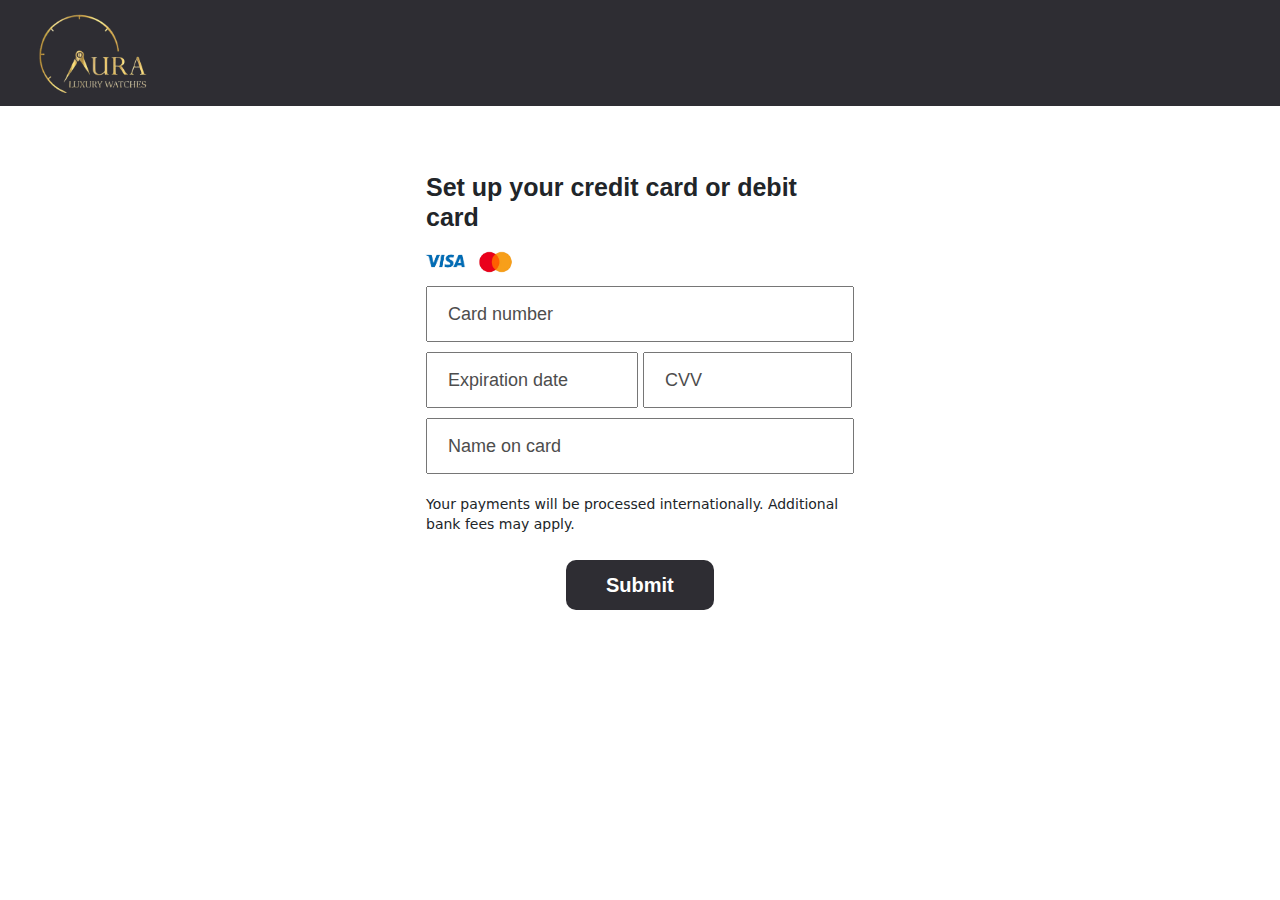
<file: buynow.html>
<!doctype html>
<html lang="en">

<head>
    <meta charset="utf-8">
    <meta name="viewport" content="width=device-width, initial-scale=1">
    <title>Aura Watches</title>
    <link href="https://cdn.jsdelivr.net/npm/bootstrap@5.3.3/dist/css/bootstrap.min.css" rel="stylesheet"
        integrity="sha384-QWTKZyjpPEjISv5WaRU9OFeRpok6YctnYmDr5pNlyT2bRjXh0JMhjY6hW+ALEwIH" crossorigin="anonymous">
    <link rel="stylesheet" href="CSS/buynow.css">
</head>

<body>

    <nav class="navbar navbar-expand-md">
        <div class="container-fluid">
            <a class="navbar-brand" href="index.html"><img src="images/without background logo.png" alt="Logo" width="160px"
                    height="80px" class="logo"></a>
            <button class="navbar-toggler" type="button" data-bs-toggle="collapse" data-bs-target="#navbarNav"
                aria-controls="navbarNav" aria-expanded="false" aria-label="Toggle navigation">
                <span class="navbar-toggler-icon"></span>
            </button>
            <div class="collapse navbar-collapse" id="navbarNav">
                <!-- <ul class="navbar-nav ms-auto">
                    <a href="" class="btn btn-sign">Sign Out</a>
                </ul> -->
            </div>
        </div>
    </nav>


    <form>
        <div class="center">
            <div class="box">
                <h1 class="heading">Set up your credit card or debit card</h1>
                <img src="images/visa_card_logo-without-background.png" alt="visa logo" class="visa-logo" width="50px"
                    height="50px" style="object-fit: cover;">
                <img src="images/master-card-logo-without-background.png" alt="master logo" class="master-logo"
                    width="40px" height="30px" style="object-fit: cover;">
                    <br>
                    <input type="text" placeholder="Card number" class="input-cardnumber">
                    <input type="text" placeholder="Expiration date" class="input-expiration">
                    <input type="text" placeholder="CVV" class="input-cvv">
                    <input type="text" placeholder="Name on card" class="input-nameoncard">
                    <p class="paragraph">Your payments will be processed internationally. Additional bank fees may apply.</p>
                    <button class="c-btn">Submit</button>
            </div>
        </div>
    </form>




    <script src="https://cdn.jsdelivr.net/npm/bootstrap@5.3.3/dist/js/bootstrap.bundle.min.js"
        integrity="sha384-YvpcrYf0tY3lHB60NNkmXc5s9fDVZLESaAA55NDzOxhy9GkcIdslK1eN7N6jIeHz"
        crossorigin="anonymous"></script>
</body>

</html>
</file>
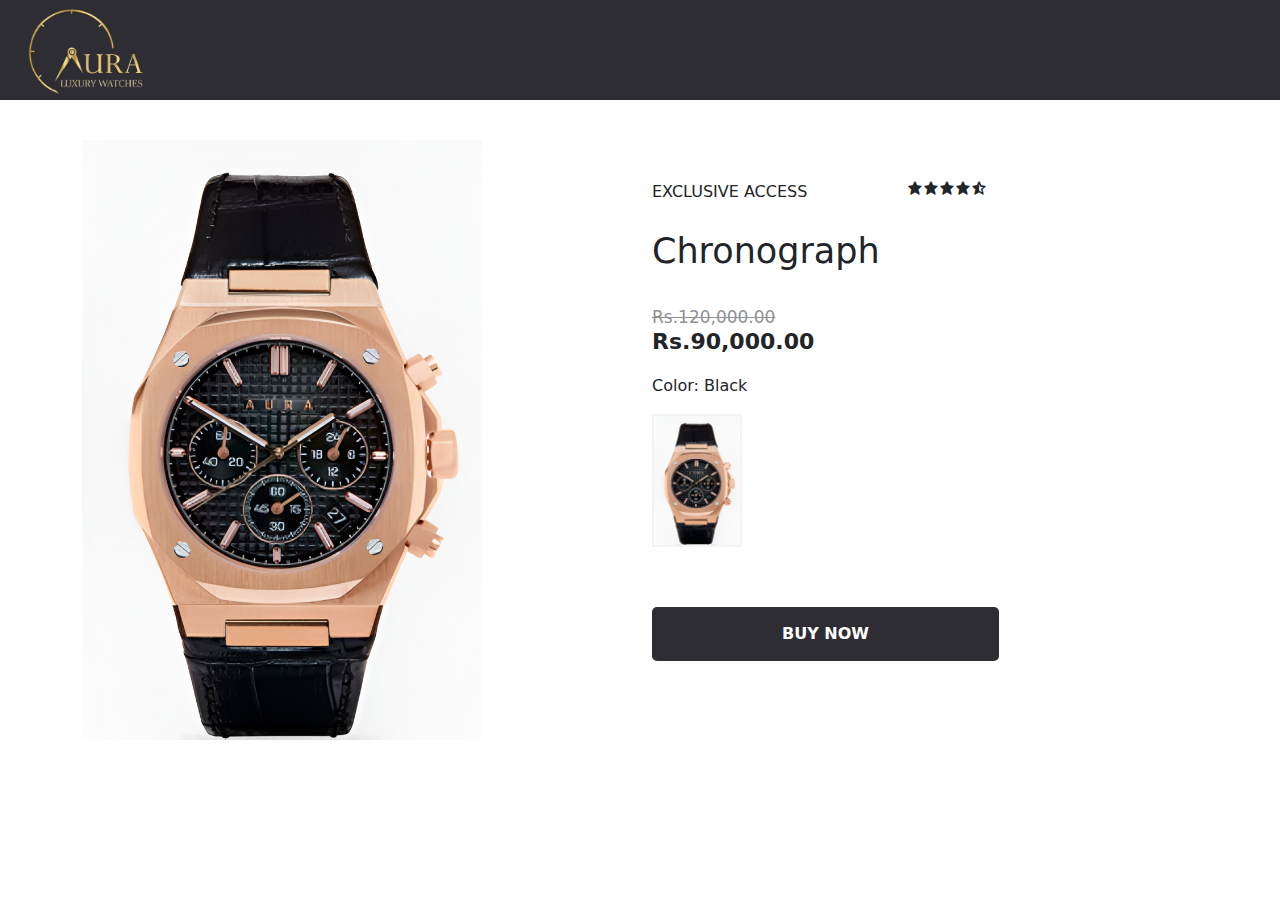
<file: buypage.html>
<!doctype html>
<html lang="en">

<head>
  <meta charset="utf-8">
  <meta name="viewport" content="width=device-width, initial-scale=1">
  <title>Bootstrap demo</title>
  <link href='https://unpkg.com/boxicons@2.1.4/css/boxicons.min.css' rel='stylesheet'>
  <link rel="stylesheet" href="https://cdnjs.cloudflare.com/ajax/libs/font-awesome/6.7.1/css/all.min.css"
    integrity="sha512-5Hs3dF2AEPkpNAR7UiOHba+lRSJNeM2ECkwxUIxC1Q/FLycGTbNapWXB4tP889k5T5Ju8fs4b1P5z/iB4nMfSQ=="
    crossorigin="anonymous" referrerpolicy="no-referrer" />
  <link href="https://cdn.jsdelivr.net/npm/bootstrap@5.3.3/dist/css/bootstrap.min.css" rel="stylesheet"
    integrity="sha384-QWTKZyjpPEjISv5WaRU9OFeRpok6YctnYmDr5pNlyT2bRjXh0JMhjY6hW+ALEwIH" crossorigin="anonymous">
  <link rel="stylesheet" href="CSS/buypage.css">
</head>

<body>


  <nav>
    <div class="logo">
      <img src="images/without background logo.png" alt="Logo">
    </div>

    <div class="search-icon ms-auto">
      <i class="fa-solid fa-magnifying-glass" data-bs-target="#exampleModal" data-bs-toggle="modal"></i>
    </div>

    <div class="modal fade" id="exampleModal" tabindex="-1" aria-labelledby="exampleModalLabel" aria-hidden="true">
      <div class="modal-dialog">
        <div class="modal-content">
          <div class="modal-header">
            <h1 class="modal-title fs-5" id="exampleModalLabel">Search</h1>
            <button type="button" class="btn-close" data-bs-dismiss="modal" aria-label="Close"></button>
          </div>
          <div class="modal-body">
            <input type="text" placeholder="Search">
          </div>
          <div class="modal-footer">
            <button type="button" class="btn custom-close" data-bs-dismiss="modal">Close</button>
            <button type="button" class="btn custom-save">Save changes</button>
          </div>
        </div>
      </div>
    </div>
  </nav>

  <div class="container">
    <div class="row">
      <div class="col-12 col-lg-6 col-md-6">
        <div class="image">
          <img src="images/pixelcut-export (3).png" alt="Image">
        </div>
      </div>
      <div class="col-12 col-lg-6 col-md-6">
        <div class="details">
          <p class="exclusive">exclusive access</p>
          <div class="stars">
            <i class='bx bxs-star'></i>
            <i class='bx bxs-star'></i>
            <i class='bx bxs-star'></i>
            <i class='bx bxs-star'></i>
            <i class='bx bxs-star-half'></i>
          </div>
          <div class="watch-details">
            <h1>Chronograph</h1>
            <p class="cancel-price">
              rs.120,000.00
            </p>
            <p class="discount-price">
              rs.90,000.00
            </p>
            <p class="color">color: black</p>
            <div class="watch-image"><img src="images/pixelcut-export (3).png" alt="Image" class="watch-image"></div>
            <a href="buynow.html" style="text-decoration: none;">
              <button class="buy-now">buy now</button>
            </a>
          </div>

        </div>
      </div>
    </div>
  </div>



  <script src="https://cdn.jsdelivr.net/npm/bootstrap@5.3.3/dist/js/bootstrap.bundle.min.js"
    integrity="sha384-YvpcrYf0tY3lHB60NNkmXc5s9fDVZLESaAA55NDzOxhy9GkcIdslK1eN7N6jIeHz"
    crossorigin="anonymous"></script>
</body>

</html>
</file>
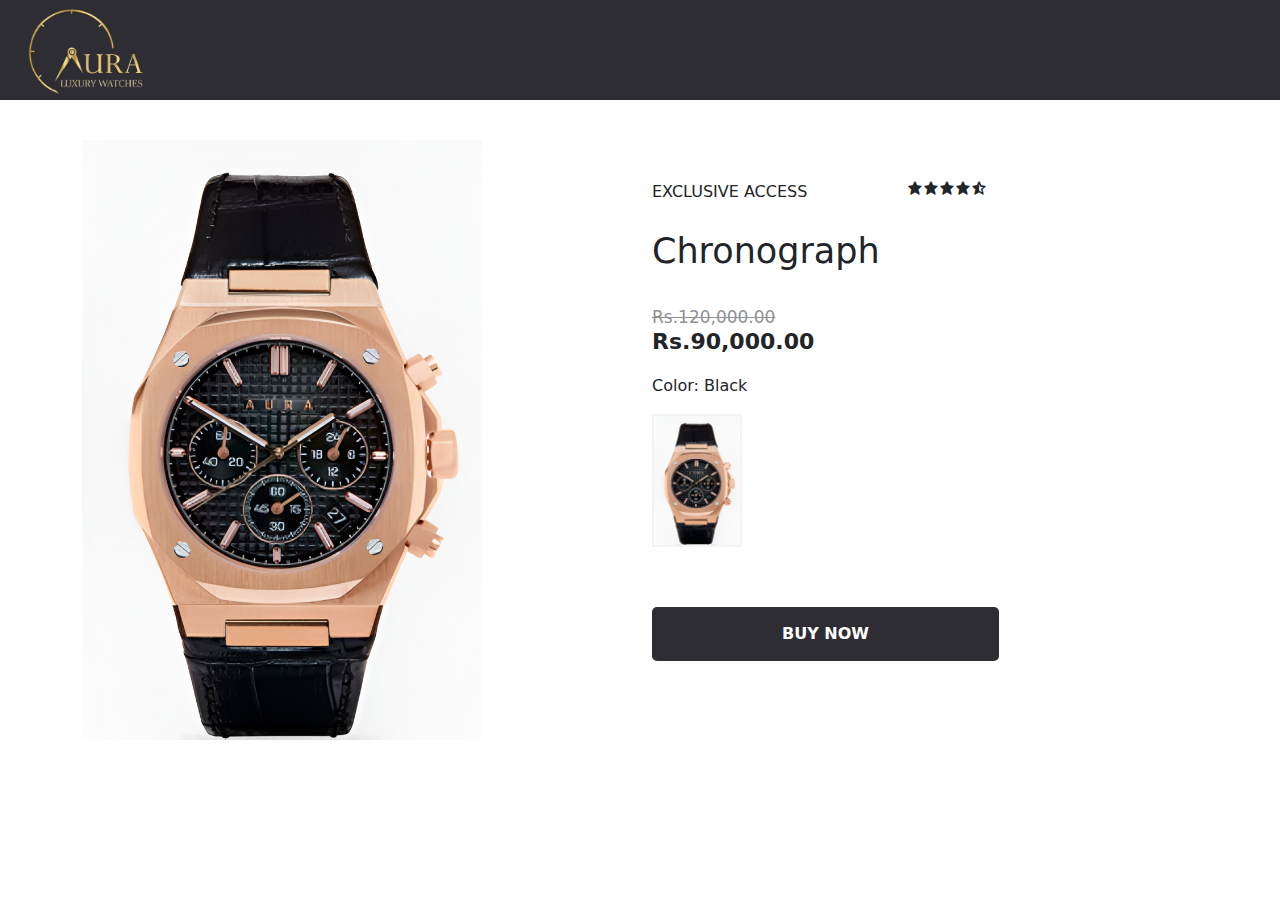
<file: buypage1.html>
<!doctype html>
<html lang="en">

<head>
  <meta charset="utf-8">
  <meta name="viewport" content="width=device-width, initial-scale=1">
  <title>Bootstrap demo</title>
  <link rel="icon" href="images/logo.png">
  <link href='https://unpkg.com/boxicons@2.1.4/css/boxicons.min.css' rel='stylesheet'>
  <link rel="stylesheet" href="https://cdnjs.cloudflare.com/ajax/libs/font-awesome/6.7.1/css/all.min.css"
    integrity="sha512-5Hs3dF2AEPkpNAR7UiOHba+lRSJNeM2ECkwxUIxC1Q/FLycGTbNapWXB4tP889k5T5Ju8fs4b1P5z/iB4nMfSQ=="
    crossorigin="anonymous" referrerpolicy="no-referrer" />
  <link href="https://cdn.jsdelivr.net/npm/bootstrap@5.3.3/dist/css/bootstrap.min.css" rel="stylesheet"
    integrity="sha384-QWTKZyjpPEjISv5WaRU9OFeRpok6YctnYmDr5pNlyT2bRjXh0JMhjY6hW+ALEwIH" crossorigin="anonymous">
  <link rel="stylesheet" href="CSS/buypage.css">
</head>

<body>


  <nav>
    <div class="logo">
      <img src="images/without background logo.png" alt="Logo">
    </div>

    <div class="search-icon ms-auto">
      <i class="fa-solid fa-magnifying-glass" data-bs-target="#exampleModal" data-bs-toggle="modal"></i>
    </div>

    <div class="modal fade" id="exampleModal" tabindex="-1" aria-labelledby="exampleModalLabel" aria-hidden="true">
      <div class="modal-dialog">
        <div class="modal-content">
          <div class="modal-header">
            <h1 class="modal-title fs-5" id="exampleModalLabel">Search</h1>
            <button type="button" class="btn-close" data-bs-dismiss="modal" aria-label="Close"></button>
          </div>
          <div class="modal-body">
            <input type="text" placeholder="Search">
          </div>
          <div class="modal-footer">
            <button type="button" class="btn custom-close" data-bs-dismiss="modal">Close</button>
            <button type="button" class="btn custom-save">Save changes</button>
          </div>
        </div>
      </div>
    </div>
  </nav>

  <div class="container">
    <div class="row">
      <div class="col-12 col-lg-6 col-md-6">
        <div class="image">
          <img src="images/pixelcut-export (3).png" alt="Image">
        </div>
      </div>
      <div class="col-12 col-lg-6 col-md-6">
        <div class="details">
          <p class="exclusive">exclusive access</p>
          <div class="stars">
            <i class='bx bxs-star'></i>
            <i class='bx bxs-star'></i>
            <i class='bx bxs-star'></i>
            <i class='bx bxs-star'></i>
            <i class='bx bxs-star-half'></i>
          </div>
          <div class="watch-details">
            <h1>Chronograph</h1>
            <p class="cancel-price">
              rs.120,000.00
            </p>
            <p class="discount-price">
              rs.90,000.00
            </p>
            <p class="color">color: black</p>
            <div class="watch-image"><img src="images/pixelcut-export (3).png" alt="Image" class="watch-image"></div>
            <a href="buynow.html" style="text-decoration: none;">
              <button class="buy-now">buy now</button>
            </a>
          </div>

        </div>
      </div>
    </div>
  </div>



  <script src="https://cdn.jsdelivr.net/npm/bootstrap@5.3.3/dist/js/bootstrap.bundle.min.js"
    integrity="sha384-YvpcrYf0tY3lHB60NNkmXc5s9fDVZLESaAA55NDzOxhy9GkcIdslK1eN7N6jIeHz"
    crossorigin="anonymous"></script>
</body>

</html>
</file>
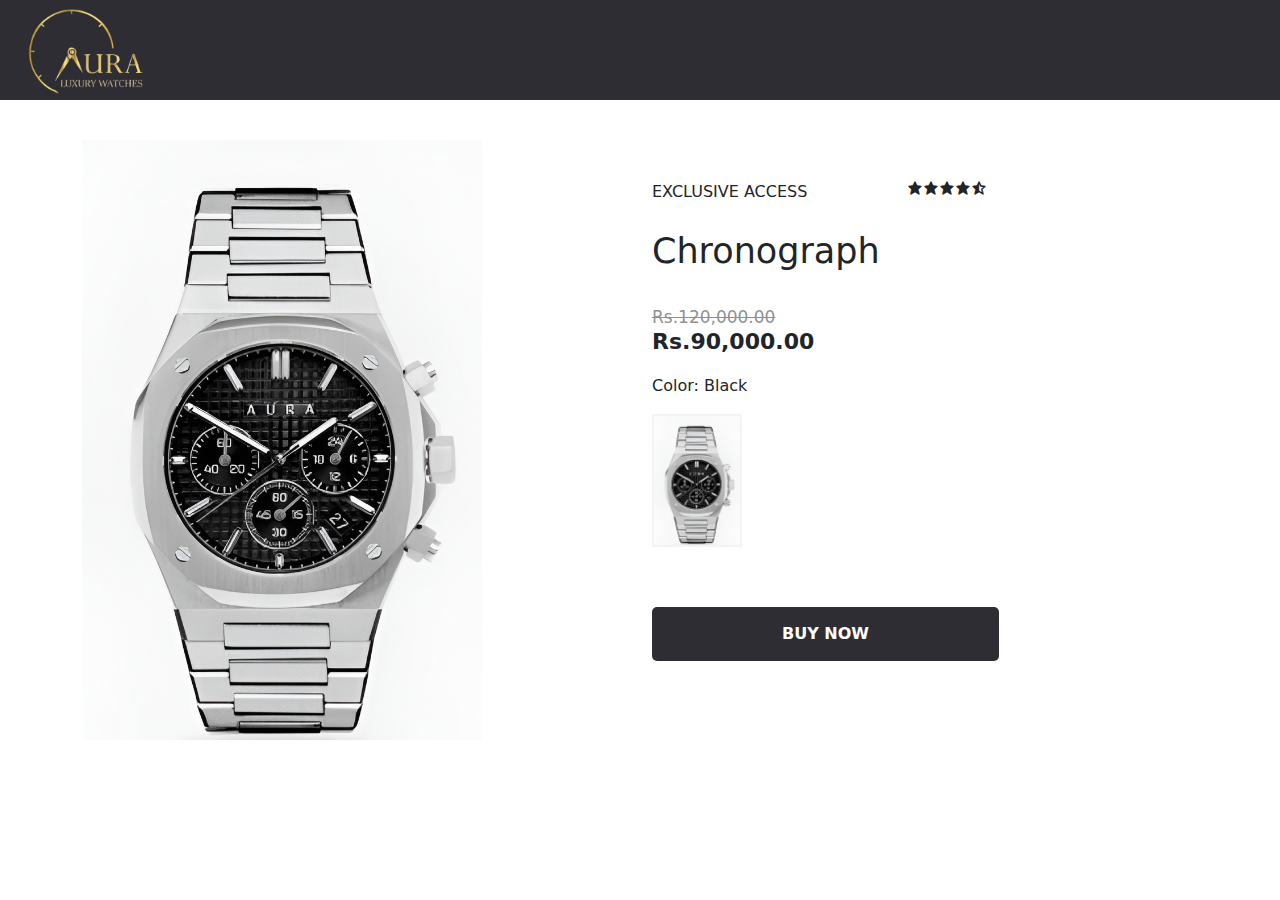
<file: buypage2.html>
<!doctype html>
<html lang="en">

<head>
  <meta charset="utf-8">
  <meta name="viewport" content="width=device-width, initial-scale=1">
  <title>Bootstrap demo</title>
  <link rel="icon" href="images/logo.png">
  <link href='https://unpkg.com/boxicons@2.1.4/css/boxicons.min.css' rel='stylesheet'>
  <link rel="stylesheet" href="https://cdnjs.cloudflare.com/ajax/libs/font-awesome/6.7.1/css/all.min.css"
    integrity="sha512-5Hs3dF2AEPkpNAR7UiOHba+lRSJNeM2ECkwxUIxC1Q/FLycGTbNapWXB4tP889k5T5Ju8fs4b1P5z/iB4nMfSQ=="
    crossorigin="anonymous" referrerpolicy="no-referrer" />
  <link href="https://cdn.jsdelivr.net/npm/bootstrap@5.3.3/dist/css/bootstrap.min.css" rel="stylesheet"
    integrity="sha384-QWTKZyjpPEjISv5WaRU9OFeRpok6YctnYmDr5pNlyT2bRjXh0JMhjY6hW+ALEwIH" crossorigin="anonymous">
  <link rel="stylesheet" href="CSS/buypage.css">
</head>

<body>


  <nav>
    <div class="logo">
      <img src="images/without background logo.png" alt="Logo">
    </div>

    <div class="search-icon ms-auto">
      <i class="fa-solid fa-magnifying-glass" data-bs-target="#exampleModal" data-bs-toggle="modal"></i>
    </div>

    <div class="modal fade" id="exampleModal" tabindex="-1" aria-labelledby="exampleModalLabel" aria-hidden="true">
      <div class="modal-dialog">
        <div class="modal-content">
          <div class="modal-header">
            <h1 class="modal-title fs-5" id="exampleModalLabel">Search</h1>
            <button type="button" class="btn-close" data-bs-dismiss="modal" aria-label="Close"></button>
          </div>
          <div class="modal-body">
            <input type="text" placeholder="Search">
          </div>
          <div class="modal-footer">
            <button type="button" class="btn custom-close" data-bs-dismiss="modal">Close</button>
            <button type="button" class="btn custom-save">Save changes</button>
          </div>
        </div>
      </div>
    </div>
  </nav>

  <div class="container">
    <div class="row">
      <div class="col-12 col-lg-6 col-md-6">
        <div class="image">
          <img src="images/pixelcut-export (1).png" alt="Image">
        </div>
      </div>
      <div class="col-12 col-lg-6 col-md-6">
        <div class="details">
          <p class="exclusive">exclusive access</p>
          <div class="stars">
            <i class='bx bxs-star'></i>
            <i class='bx bxs-star'></i>
            <i class='bx bxs-star'></i>
            <i class='bx bxs-star'></i>
            <i class='bx bxs-star-half'></i>
          </div>
          <div class="watch-details">
            <h1>Chronograph</h1>
            <p class="cancel-price">
              rs.120,000.00
            </p>
            <p class="discount-price">
              rs.90,000.00
            </p>
            <p class="color">color: black</p>
            <div class="watch-image"><img src="images/pixelcut-export (1).png" alt="Image" class="watch-image"></div>
            <a href="buynow.html" style="text-decoration: none;">
              <button class="buy-now">buy now</button>
            </a>
          </div>

        </div>
      </div>
    </div>
  </div>



  <script src="https://cdn.jsdelivr.net/npm/bootstrap@5.3.3/dist/js/bootstrap.bundle.min.js"
    integrity="sha384-YvpcrYf0tY3lHB60NNkmXc5s9fDVZLESaAA55NDzOxhy9GkcIdslK1eN7N6jIeHz"
    crossorigin="anonymous"></script>
</body>

</html>
</file>
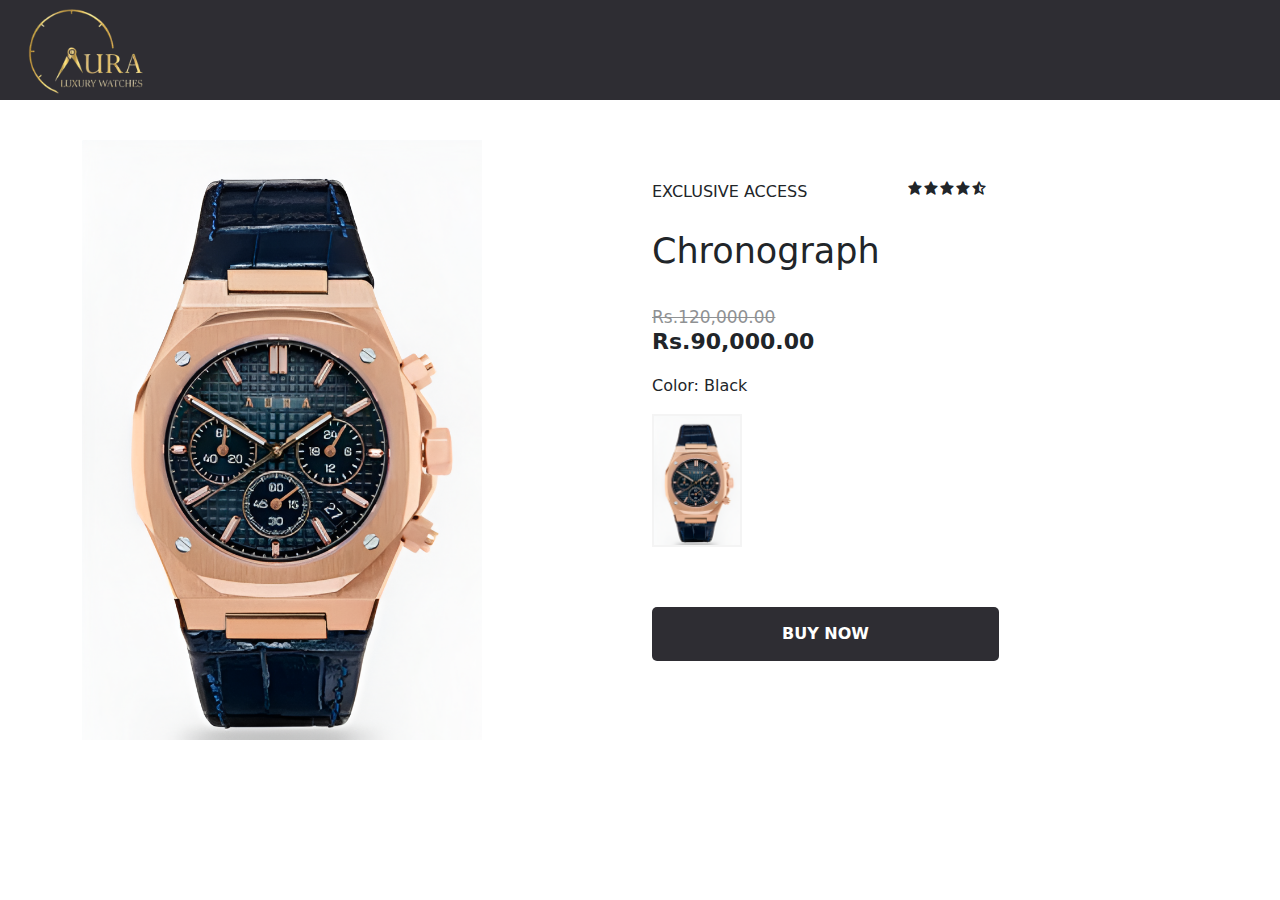
<file: buypage3.html>
<!doctype html>
<html lang="en">

<head>
  <meta charset="utf-8">
  <meta name="viewport" content="width=device-width, initial-scale=1">
  <title>Bootstrap demo</title>
  <link rel="icon" href="images/logo.png">
  <link href='https://unpkg.com/boxicons@2.1.4/css/boxicons.min.css' rel='stylesheet'>
  <link rel="stylesheet" href="https://cdnjs.cloudflare.com/ajax/libs/font-awesome/6.7.1/css/all.min.css"
    integrity="sha512-5Hs3dF2AEPkpNAR7UiOHba+lRSJNeM2ECkwxUIxC1Q/FLycGTbNapWXB4tP889k5T5Ju8fs4b1P5z/iB4nMfSQ=="
    crossorigin="anonymous" referrerpolicy="no-referrer" />
  <link href="https://cdn.jsdelivr.net/npm/bootstrap@5.3.3/dist/css/bootstrap.min.css" rel="stylesheet"
    integrity="sha384-QWTKZyjpPEjISv5WaRU9OFeRpok6YctnYmDr5pNlyT2bRjXh0JMhjY6hW+ALEwIH" crossorigin="anonymous">
  <link rel="stylesheet" href="CSS/buypage.css">
</head>

<body>


  <nav>
    <div class="logo">
      <img src="images/without background logo.png" alt="Logo">
    </div>

    <div class="search-icon ms-auto">
      <i class="fa-solid fa-magnifying-glass" data-bs-target="#exampleModal" data-bs-toggle="modal"></i>
    </div>

    <div class="modal fade" id="exampleModal" tabindex="-1" aria-labelledby="exampleModalLabel" aria-hidden="true">
      <div class="modal-dialog">
        <div class="modal-content">
          <div class="modal-header">
            <h1 class="modal-title fs-5" id="exampleModalLabel">Search</h1>
            <button type="button" class="btn-close" data-bs-dismiss="modal" aria-label="Close"></button>
          </div>
          <div class="modal-body">
            <input type="text" placeholder="Search">
          </div>
          <div class="modal-footer">
            <button type="button" class="btn custom-close" data-bs-dismiss="modal">Close</button>
            <button type="button" class="btn custom-save">Save changes</button>
          </div>
        </div>
      </div>
    </div>
  </nav>

  <div class="container">
    <div class="row">
      <div class="col-12 col-lg-6 col-md-6">
        <div class="image">
          <img src="images/pixelcut-export (8).png" alt="Image">
        </div>
      </div>
      <div class="col-12 col-lg-6 col-md-6">
        <div class="details">
          <p class="exclusive">exclusive access</p>
          <div class="stars">
            <i class='bx bxs-star'></i>
            <i class='bx bxs-star'></i>
            <i class='bx bxs-star'></i>
            <i class='bx bxs-star'></i>
            <i class='bx bxs-star-half'></i>
          </div>
          <div class="watch-details">
            <h1>Chronograph</h1>
            <p class="cancel-price">
              rs.120,000.00
            </p>
            <p class="discount-price">
              rs.90,000.00
            </p>
            <p class="color">color: black</p>
            <div class="watch-image"><img src="images/pixelcut-export (8).png" alt="Image" class="watch-image"></div>
            <a href="buynow.html" style="text-decoration: none;">
              <button class="buy-now">buy now</button>
            </a>
          </div>

        </div>
      </div>
    </div>
  </div>



  <script src="https://cdn.jsdelivr.net/npm/bootstrap@5.3.3/dist/js/bootstrap.bundle.min.js"
    integrity="sha384-YvpcrYf0tY3lHB60NNkmXc5s9fDVZLESaAA55NDzOxhy9GkcIdslK1eN7N6jIeHz"
    crossorigin="anonymous"></script>
</body>

</html>
</file>
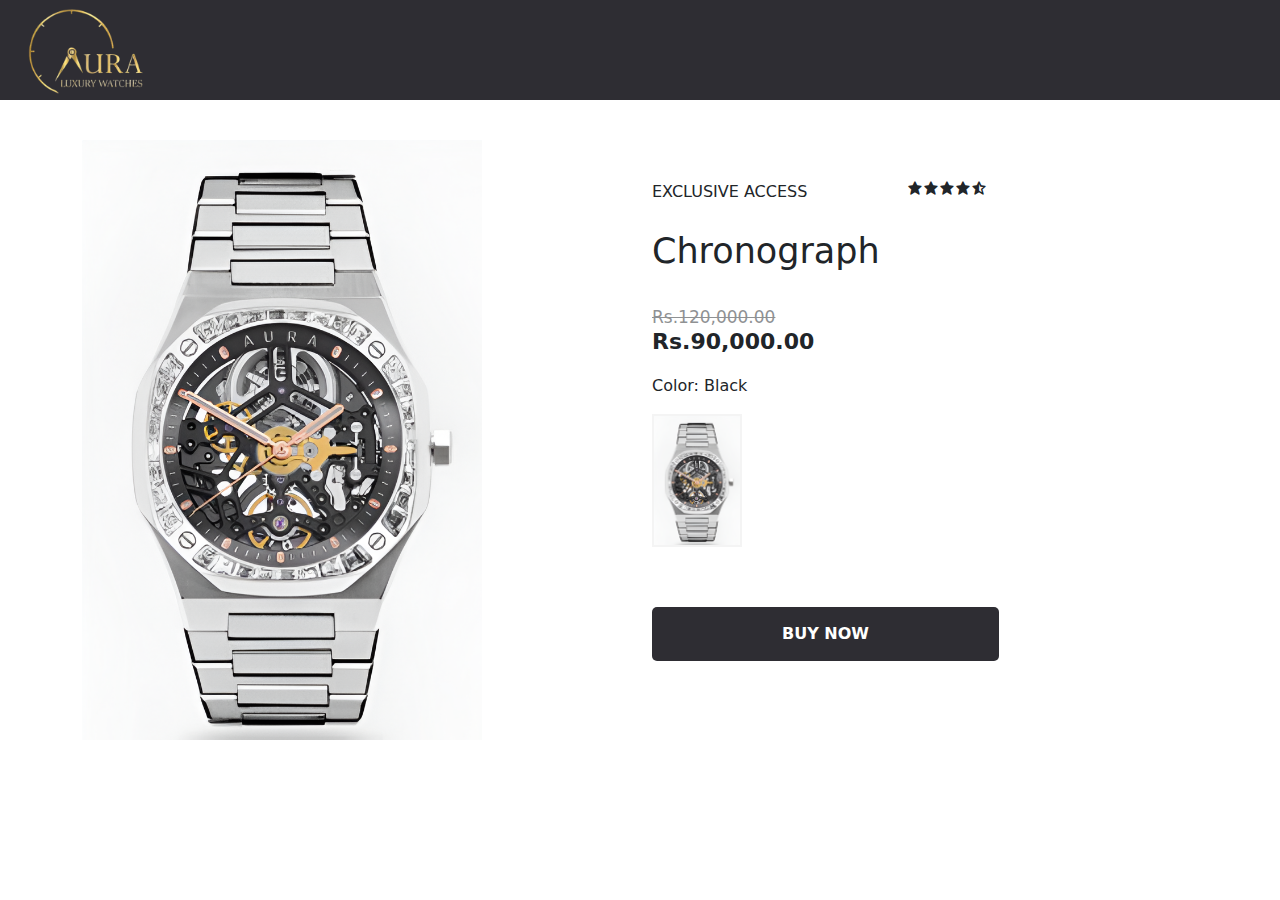
<file: buypage4.html>
<!doctype html>
<html lang="en">

<head>
  <meta charset="utf-8">
  <meta name="viewport" content="width=device-width, initial-scale=1">
  <title>Bootstrap demo</title>
  <link rel="icon" href="images/logo.png">
  <link href='https://unpkg.com/boxicons@2.1.4/css/boxicons.min.css' rel='stylesheet'>
  <link rel="stylesheet" href="https://cdnjs.cloudflare.com/ajax/libs/font-awesome/6.7.1/css/all.min.css"
    integrity="sha512-5Hs3dF2AEPkpNAR7UiOHba+lRSJNeM2ECkwxUIxC1Q/FLycGTbNapWXB4tP889k5T5Ju8fs4b1P5z/iB4nMfSQ=="
    crossorigin="anonymous" referrerpolicy="no-referrer" />
  <link href="https://cdn.jsdelivr.net/npm/bootstrap@5.3.3/dist/css/bootstrap.min.css" rel="stylesheet"
    integrity="sha384-QWTKZyjpPEjISv5WaRU9OFeRpok6YctnYmDr5pNlyT2bRjXh0JMhjY6hW+ALEwIH" crossorigin="anonymous">
  <link rel="stylesheet" href="CSS/buypage.css">
</head>

<body>


  <nav>
    <div class="logo">
      <img src="images/without background logo.png" alt="Logo">
    </div>

    <div class="search-icon ms-auto">
      <i class="fa-solid fa-magnifying-glass" data-bs-target="#exampleModal" data-bs-toggle="modal"></i>
    </div>

    <div class="modal fade" id="exampleModal" tabindex="-1" aria-labelledby="exampleModalLabel" aria-hidden="true">
      <div class="modal-dialog">
        <div class="modal-content">
          <div class="modal-header">
            <h1 class="modal-title fs-5" id="exampleModalLabel">Search</h1>
            <button type="button" class="btn-close" data-bs-dismiss="modal" aria-label="Close"></button>
          </div>
          <div class="modal-body">
            <input type="text" placeholder="Search">
          </div>
          <div class="modal-footer">
            <button type="button" class="btn custom-close" data-bs-dismiss="modal">Close</button>
            <button type="button" class="btn custom-save">Save changes</button>
          </div>
        </div>
      </div>
    </div>
  </nav>

  <div class="container">
    <div class="row">
      <div class="col-12 col-lg-6 col-md-6">
        <div class="image">
          <img src="images/pixelcut-export (4).png" alt="Image">
        </div>
      </div>
      <div class="col-12 col-lg-6 col-md-6">
        <div class="details">
          <p class="exclusive">exclusive access</p>
          <div class="stars">
            <i class='bx bxs-star'></i>
            <i class='bx bxs-star'></i>
            <i class='bx bxs-star'></i>
            <i class='bx bxs-star'></i>
            <i class='bx bxs-star-half'></i>
          </div>
          <div class="watch-details">
            <h1>Chronograph</h1>
            <p class="cancel-price">
              rs.120,000.00
            </p>
            <p class="discount-price">
              rs.90,000.00
            </p>
            <p class="color">color: black</p>
            <div class="watch-image"><img src="images/pixelcut-export (4).png" alt="Image" class="watch-image"></div>
            <a href="buynow.html" style="text-decoration: none;">
              <button class="buy-now">buy now</button>
            </a>
          </div>

        </div>
      </div>
    </div>
  </div>



  <script src="https://cdn.jsdelivr.net/npm/bootstrap@5.3.3/dist/js/bootstrap.bundle.min.js"
    integrity="sha384-YvpcrYf0tY3lHB60NNkmXc5s9fDVZLESaAA55NDzOxhy9GkcIdslK1eN7N6jIeHz"
    crossorigin="anonymous"></script>
</body>

</html>
</file>
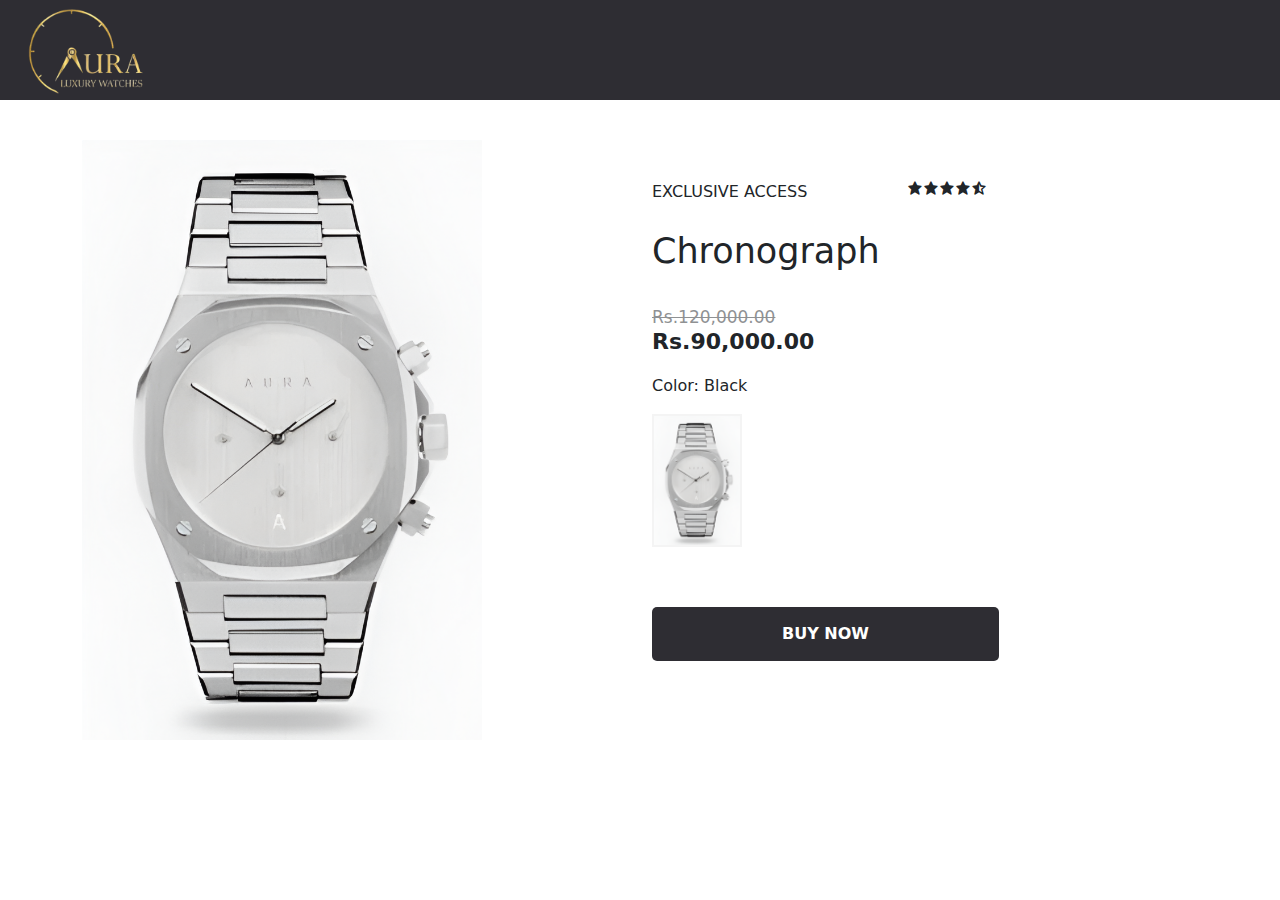
<file: buypage5.html>
<!doctype html>
<html lang="en">

<head>
  <meta charset="utf-8">
  <meta name="viewport" content="width=device-width, initial-scale=1">
  <title>Bootstrap demo</title>
  <link rel="icon" href="images/logo.png">
  <link href='https://unpkg.com/boxicons@2.1.4/css/boxicons.min.css' rel='stylesheet'>
  <link rel="stylesheet" href="https://cdnjs.cloudflare.com/ajax/libs/font-awesome/6.7.1/css/all.min.css"
    integrity="sha512-5Hs3dF2AEPkpNAR7UiOHba+lRSJNeM2ECkwxUIxC1Q/FLycGTbNapWXB4tP889k5T5Ju8fs4b1P5z/iB4nMfSQ=="
    crossorigin="anonymous" referrerpolicy="no-referrer" />
  <link href="https://cdn.jsdelivr.net/npm/bootstrap@5.3.3/dist/css/bootstrap.min.css" rel="stylesheet"
    integrity="sha384-QWTKZyjpPEjISv5WaRU9OFeRpok6YctnYmDr5pNlyT2bRjXh0JMhjY6hW+ALEwIH" crossorigin="anonymous">
  <link rel="stylesheet" href="CSS/buypage.css">
</head>

<body>


  <nav>
    <div class="logo">
      <img src="images/without background logo.png" alt="Logo">
    </div>

    <div class="search-icon ms-auto">
      <i class="fa-solid fa-magnifying-glass" data-bs-target="#exampleModal" data-bs-toggle="modal"></i>
    </div>

    <div class="modal fade" id="exampleModal" tabindex="-1" aria-labelledby="exampleModalLabel" aria-hidden="true">
      <div class="modal-dialog">
        <div class="modal-content">
          <div class="modal-header">
            <h1 class="modal-title fs-5" id="exampleModalLabel">Search</h1>
            <button type="button" class="btn-close" data-bs-dismiss="modal" aria-label="Close"></button>
          </div>
          <div class="modal-body">
            <input type="text" placeholder="Search">
          </div>
          <div class="modal-footer">
            <button type="button" class="btn custom-close" data-bs-dismiss="modal">Close</button>
            <button type="button" class="btn custom-save">Save changes</button>
          </div>
        </div>
      </div>
    </div>
  </nav>

  <div class="container">
    <div class="row">
      <div class="col-12 col-lg-6 col-md-6">
        <div class="image">
          <img src="images/pixelcut-export (5).png" alt="Image">
        </div>
      </div>
      <div class="col-12 col-lg-6 col-md-6">
        <div class="details">
          <p class="exclusive">exclusive access</p>
          <div class="stars">
            <i class='bx bxs-star'></i>
            <i class='bx bxs-star'></i>
            <i class='bx bxs-star'></i>
            <i class='bx bxs-star'></i>
            <i class='bx bxs-star-half'></i>
          </div>
          <div class="watch-details">
            <h1>Chronograph</h1>
            <p class="cancel-price">
              rs.120,000.00
            </p>
            <p class="discount-price">
              rs.90,000.00
            </p>
            <p class="color">color: black</p>
            <div class="watch-image"><img src="images/pixelcut-export (5).png" alt="Image" class="watch-image"></div>
            <a href="buynow.html" style="text-decoration: none;">
              <button class="buy-now">buy now</button>
            </a>
          </div>

        </div>
      </div>
    </div>
  </div>



  <script src="https://cdn.jsdelivr.net/npm/bootstrap@5.3.3/dist/js/bootstrap.bundle.min.js"
    integrity="sha384-YvpcrYf0tY3lHB60NNkmXc5s9fDVZLESaAA55NDzOxhy9GkcIdslK1eN7N6jIeHz"
    crossorigin="anonymous"></script>
</body>

</html>
</file>
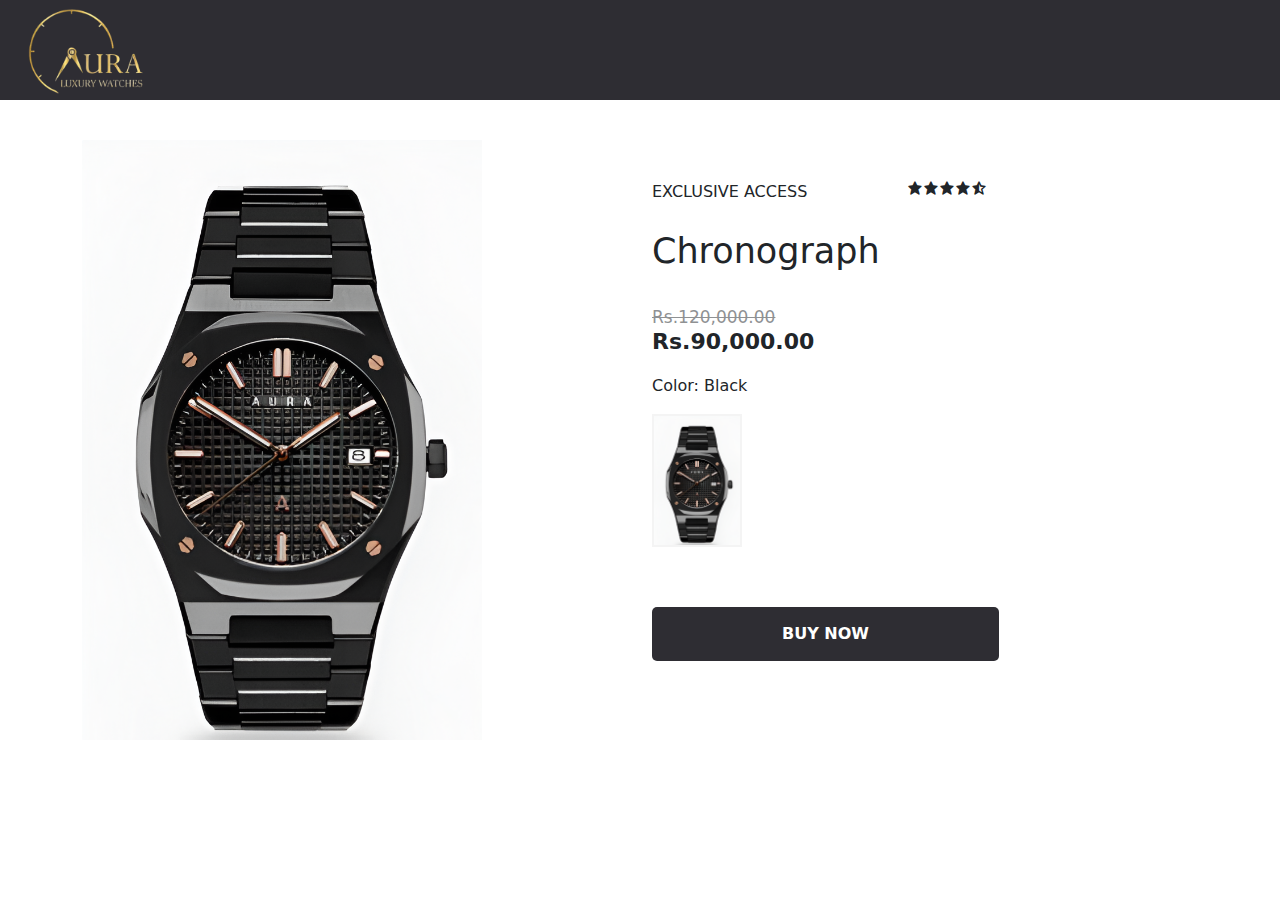
<file: buypage6.html>
<!doctype html>
<html lang="en">

<head>
  <meta charset="utf-8">
  <meta name="viewport" content="width=device-width, initial-scale=1">
  <title>Bootstrap demo</title>
  <link rel="icon" href="images/logo.png">
  <link href='https://unpkg.com/boxicons@2.1.4/css/boxicons.min.css' rel='stylesheet'>
  <link rel="stylesheet" href="https://cdnjs.cloudflare.com/ajax/libs/font-awesome/6.7.1/css/all.min.css"
    integrity="sha512-5Hs3dF2AEPkpNAR7UiOHba+lRSJNeM2ECkwxUIxC1Q/FLycGTbNapWXB4tP889k5T5Ju8fs4b1P5z/iB4nMfSQ=="
    crossorigin="anonymous" referrerpolicy="no-referrer" />
  <link href="https://cdn.jsdelivr.net/npm/bootstrap@5.3.3/dist/css/bootstrap.min.css" rel="stylesheet"
    integrity="sha384-QWTKZyjpPEjISv5WaRU9OFeRpok6YctnYmDr5pNlyT2bRjXh0JMhjY6hW+ALEwIH" crossorigin="anonymous">
  <link rel="stylesheet" href="CSS/buypage.css">
</head>

<body>


  <nav>
    <div class="logo">
      <img src="images/without background logo.png" alt="Logo">
    </div>

    <div class="search-icon ms-auto">
      <i class="fa-solid fa-magnifying-glass" data-bs-target="#exampleModal" data-bs-toggle="modal"></i>
    </div>

    <div class="modal fade" id="exampleModal" tabindex="-1" aria-labelledby="exampleModalLabel" aria-hidden="true">
      <div class="modal-dialog">
        <div class="modal-content">
          <div class="modal-header">
            <h1 class="modal-title fs-5" id="exampleModalLabel">Search</h1>
            <button type="button" class="btn-close" data-bs-dismiss="modal" aria-label="Close"></button>
          </div>
          <div class="modal-body">
            <input type="text" placeholder="Search">
          </div>
          <div class="modal-footer">
            <button type="button" class="btn custom-close" data-bs-dismiss="modal">Close</button>
            <button type="button" class="btn custom-save">Save changes</button>
          </div>
        </div>
      </div>
    </div>
  </nav>

  <div class="container">
    <div class="row">
      <div class="col-12 col-lg-6 col-md-6">
        <div class="image">
          <img src="images/pixelcut-export (7).png" alt="Image">
        </div>
      </div>
      <div class="col-12 col-lg-6 col-md-6">
        <div class="details">
          <p class="exclusive">exclusive access</p>
          <div class="stars">
            <i class='bx bxs-star'></i>
            <i class='bx bxs-star'></i>
            <i class='bx bxs-star'></i>
            <i class='bx bxs-star'></i>
            <i class='bx bxs-star-half'></i>
          </div>
          <div class="watch-details">
            <h1>Chronograph</h1>
            <p class="cancel-price">
              rs.120,000.00
            </p>
            <p class="discount-price">
              rs.90,000.00
            </p>
            <p class="color">color: black</p>
            <div class="watch-image"><img src="images/pixelcut-export (7).png" alt="Image" class="watch-image"></div>
            <a href="buynow.html" style="text-decoration: none;">
              <button class="buy-now">buy now</button>
            </a>
          </div>

        </div>
      </div>
    </div>
  </div>



  <script src="https://cdn.jsdelivr.net/npm/bootstrap@5.3.3/dist/js/bootstrap.bundle.min.js"
    integrity="sha384-YvpcrYf0tY3lHB60NNkmXc5s9fDVZLESaAA55NDzOxhy9GkcIdslK1eN7N6jIeHz"
    crossorigin="anonymous"></script>
</body>

</html>
</file>
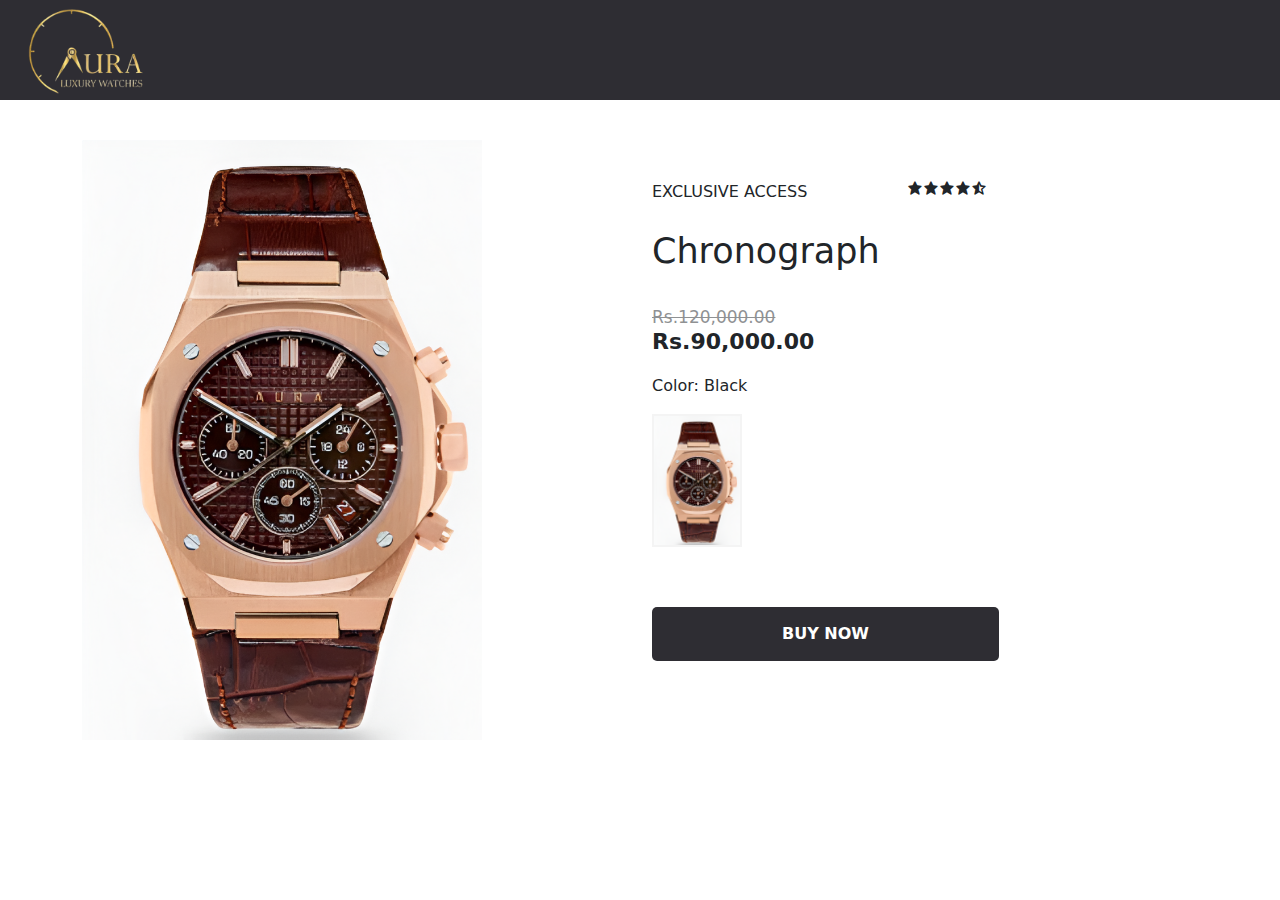
<file: buypage7.html>
<!doctype html>
<html lang="en">

<head>
  <meta charset="utf-8">
  <meta name="viewport" content="width=device-width, initial-scale=1">
  <title>Bootstrap demo</title>
  <link rel="icon" href="images/logo.png">
  <link href='https://unpkg.com/boxicons@2.1.4/css/boxicons.min.css' rel='stylesheet'>
  <link rel="stylesheet" href="https://cdnjs.cloudflare.com/ajax/libs/font-awesome/6.7.1/css/all.min.css"
    integrity="sha512-5Hs3dF2AEPkpNAR7UiOHba+lRSJNeM2ECkwxUIxC1Q/FLycGTbNapWXB4tP889k5T5Ju8fs4b1P5z/iB4nMfSQ=="
    crossorigin="anonymous" referrerpolicy="no-referrer" />
  <link href="https://cdn.jsdelivr.net/npm/bootstrap@5.3.3/dist/css/bootstrap.min.css" rel="stylesheet"
    integrity="sha384-QWTKZyjpPEjISv5WaRU9OFeRpok6YctnYmDr5pNlyT2bRjXh0JMhjY6hW+ALEwIH" crossorigin="anonymous">
  <link rel="stylesheet" href="CSS/buypage.css">
</head>

<body>


  <nav>
    <div class="logo">
      <img src="images/without background logo.png" alt="Logo">
    </div>

    <div class="search-icon ms-auto">
      <i class="fa-solid fa-magnifying-glass" data-bs-target="#exampleModal" data-bs-toggle="modal"></i>
    </div>

    <div class="modal fade" id="exampleModal" tabindex="-1" aria-labelledby="exampleModalLabel" aria-hidden="true">
      <div class="modal-dialog">
        <div class="modal-content">
          <div class="modal-header">
            <h1 class="modal-title fs-5" id="exampleModalLabel">Search</h1>
            <button type="button" class="btn-close" data-bs-dismiss="modal" aria-label="Close"></button>
          </div>
          <div class="modal-body">
            <input type="text" placeholder="Search">
          </div>
          <div class="modal-footer">
            <button type="button" class="btn custom-close" data-bs-dismiss="modal">Close</button>
            <button type="button" class="btn custom-save">Save changes</button>
          </div>
        </div>
      </div>
    </div>
  </nav>

  <div class="container">
    <div class="row">
      <div class="col-12 col-lg-6 col-md-6">
        <div class="image">
          <img src="images/pixelcut-export (2).png" alt="Image">
        </div>
      </div>
      <div class="col-12 col-lg-6 col-md-6">
        <div class="details">
          <p class="exclusive">exclusive access</p>
          <div class="stars">
            <i class='bx bxs-star'></i>
            <i class='bx bxs-star'></i>
            <i class='bx bxs-star'></i>
            <i class='bx bxs-star'></i>
            <i class='bx bxs-star-half'></i>
          </div>
          <div class="watch-details">
            <h1>Chronograph</h1>
            <p class="cancel-price">
              rs.120,000.00
            </p>
            <p class="discount-price">
              rs.90,000.00
            </p>
            <p class="color">color: black</p>
            <div class="watch-image"><img src="images/pixelcut-export (2).png" alt="Image" class="watch-image"></div>
            <a href="buynow.html" style="text-decoration: none;">
              <button class="buy-now">buy now</button>
            </a>
          </div>

        </div>
      </div>
    </div>
  </div>



  <script src="https://cdn.jsdelivr.net/npm/bootstrap@5.3.3/dist/js/bootstrap.bundle.min.js"
    integrity="sha384-YvpcrYf0tY3lHB60NNkmXc5s9fDVZLESaAA55NDzOxhy9GkcIdslK1eN7N6jIeHz"
    crossorigin="anonymous"></script>
</body>

</html>
</file>
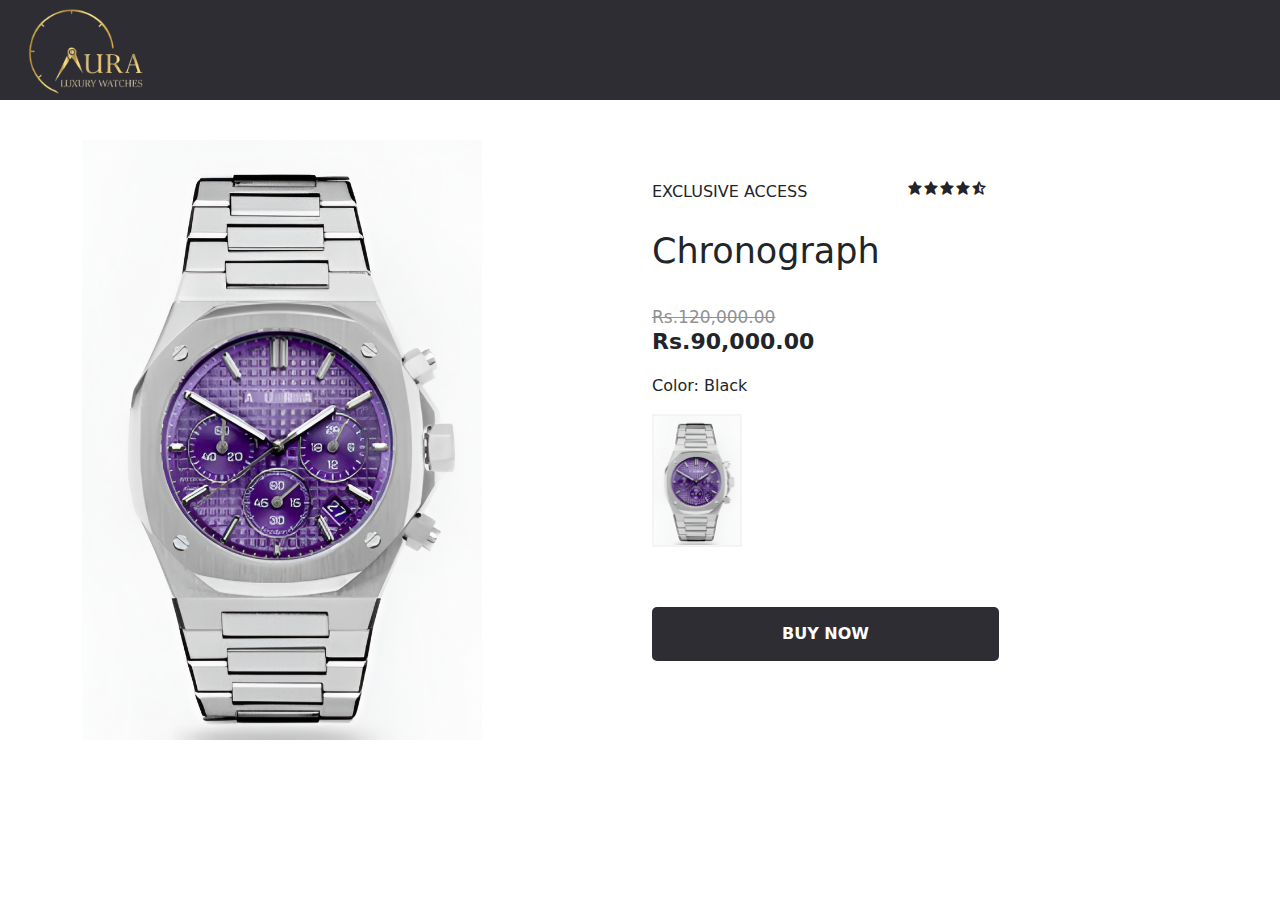
<file: buypage8.html>
<!doctype html>
<html lang="en">

<head>
  <meta charset="utf-8">
  <meta name="viewport" content="width=device-width, initial-scale=1">
  <title>Bootstrap demo</title>
  <link rel="icon" href="images/logo.png">
  <link href='https://unpkg.com/boxicons@2.1.4/css/boxicons.min.css' rel='stylesheet'>
  <link rel="stylesheet" href="https://cdnjs.cloudflare.com/ajax/libs/font-awesome/6.7.1/css/all.min.css"
    integrity="sha512-5Hs3dF2AEPkpNAR7UiOHba+lRSJNeM2ECkwxUIxC1Q/FLycGTbNapWXB4tP889k5T5Ju8fs4b1P5z/iB4nMfSQ=="
    crossorigin="anonymous" referrerpolicy="no-referrer" />
  <link href="https://cdn.jsdelivr.net/npm/bootstrap@5.3.3/dist/css/bootstrap.min.css" rel="stylesheet"
    integrity="sha384-QWTKZyjpPEjISv5WaRU9OFeRpok6YctnYmDr5pNlyT2bRjXh0JMhjY6hW+ALEwIH" crossorigin="anonymous">
  <link rel="stylesheet" href="CSS/buypage.css">
</head>

<body>


  <nav>
    <div class="logo">
      <img src="images/without background logo.png" alt="Logo">
    </div>

    <div class="search-icon ms-auto">
      <i class="fa-solid fa-magnifying-glass" data-bs-target="#exampleModal" data-bs-toggle="modal"></i>
    </div>

    <div class="modal fade" id="exampleModal" tabindex="-1" aria-labelledby="exampleModalLabel" aria-hidden="true">
      <div class="modal-dialog">
        <div class="modal-content">
          <div class="modal-header">
            <h1 class="modal-title fs-5" id="exampleModalLabel">Search</h1>
            <button type="button" class="btn-close" data-bs-dismiss="modal" aria-label="Close"></button>
          </div>
          <div class="modal-body">
            <input type="text" placeholder="Search">
          </div>
          <div class="modal-footer">
            <button type="button" class="btn custom-close" data-bs-dismiss="modal">Close</button>
            <button type="button" class="btn custom-save">Save changes</button>
          </div>
        </div>
      </div>
    </div>
  </nav>

  <div class="container">
    <div class="row">
      <div class="col-12 col-lg-6 col-md-6">
        <div class="image">
          <img src="images/pixelcut-export (6).png" alt="Image">
        </div>
      </div>
      <div class="col-12 col-lg-6 col-md-6">
        <div class="details">
          <p class="exclusive">exclusive access</p>
          <div class="stars">
            <i class='bx bxs-star'></i>
            <i class='bx bxs-star'></i>
            <i class='bx bxs-star'></i>
            <i class='bx bxs-star'></i>
            <i class='bx bxs-star-half'></i>
          </div>
          <div class="watch-details">
            <h1>Chronograph</h1>
            <p class="cancel-price">
              rs.120,000.00
            </p>
            <p class="discount-price">
              rs.90,000.00
            </p>
            <p class="color">color: black</p>
            <div class="watch-image"><img src="images/pixelcut-export (6).png" alt="Image" class="watch-image"></div>
            <a href="buynow.html" style="text-decoration: none;">
              <button class="buy-now">buy now</button>
            </a>
          </div>

        </div>
      </div>
    </div>
  </div>



  <script src="https://cdn.jsdelivr.net/npm/bootstrap@5.3.3/dist/js/bootstrap.bundle.min.js"
    integrity="sha384-YvpcrYf0tY3lHB60NNkmXc5s9fDVZLESaAA55NDzOxhy9GkcIdslK1eN7N6jIeHz"
    crossorigin="anonymous"></script>
</body>

</html>
</file>
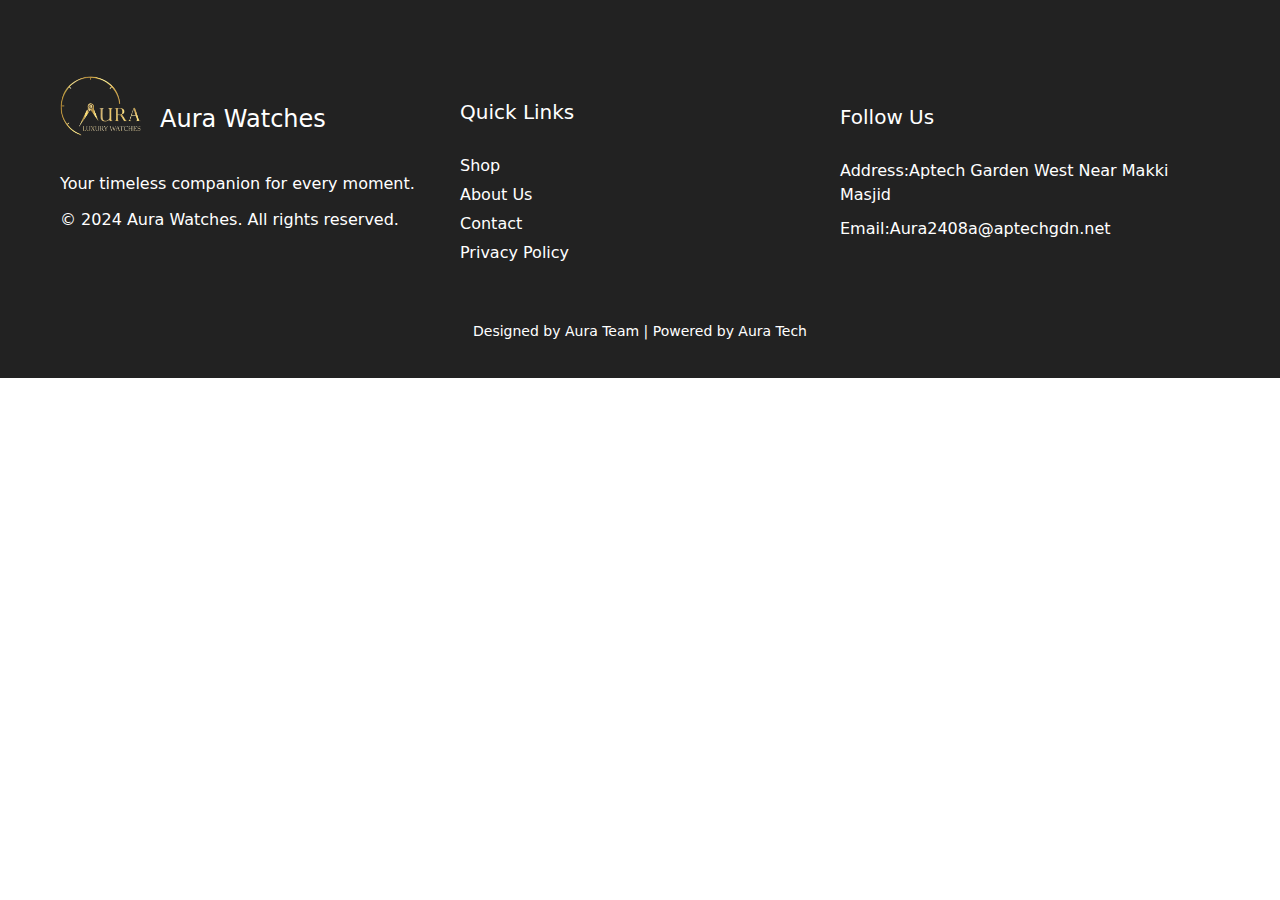
<file: footer.html>
<!doctype html>
<html lang="en">

<head>
    <meta charset="utf-8">
    <meta name="viewport" content="width=device-width, initial-scale=1">
    <title>Bootstrap demo</title>
    <link rel="stylesheet" href="https://cdnjs.cloudflare.com/ajax/libs/font-awesome/6.7.1/css/all.min.css"
        integrity="sha512-5Hs3dF2AEPkpNAR7UiOHba+lRSJNeM2ECkwxUIxC1Q/FLycGTbNapWXB4tP889k5T5Ju8fs4b1P5z/iB4nMfSQ=="
        crossorigin="anonymous" referrerpolicy="no-referrer" />
    <link href="https://cdn.jsdelivr.net/npm/bootstrap@5.3.3/dist/css/bootstrap.min.css" rel="stylesheet"
        integrity="sha384-QWTKZyjpPEjISv5WaRU9OFeRpok6YctnYmDr5pNlyT2bRjXh0JMhjY6hW+ALEwIH" crossorigin="anonymous">
</head>

<body>


    <footer style="background-color: #222; color: #fff; padding: 20px 0;">
        <div
            style="max-width: 1200px; margin: 0 auto; padding: 0 20px; display: flex; flex-wrap: wrap; justify-content: space-between; align-items: center;">

            <!-- Logo and Company Info -->
            <div style="flex: 1; padding-right: 20px;">
                <img src="images/without background logo.png" alt="Logo" width="120px" height="100px"
                    style="object-fit: cover;margin-left: -20px; margin-top: -20px;">
                <h2 style="font-size: 24px;margin-left: 100px;
                margin-top: -50px; margin-bottom: 40px;">Aura Watches</h2>
                <p style="line-height: 20px;">Your timeless companion for every moment.</p>
                <p style="line-height: 20px;">&copy; 2024 Aura Watches. All rights reserved.</p>
            </div>

            <!-- Quick Links -->
            <div style="flex: 1; min-width: 250px; margin-bottom: 20px;">
                <h3 style="font-size: 20px; margin-bottom: 30px;margin-top: 80px;">Quick Links</h3>
                <ul style="list-style: none; padding: 0;">
                    <li style="margin-bottom: 5px;">
                        <a href="#" style="color: #fff; text-decoration: none;">Shop</a>
                    </li>
                    <li style="margin-bottom: 5px;">
                        <a href="#" style="color: #fff; text-decoration: none;">About Us</a>
                    </li>
                    <li style="margin-bottom: 5px;">
                        <a href="#" style="color: #fff; text-decoration: none;">Contact</a>
                    </li>
                    <li style="margin-bottom: 5px;">
                        <a href="#" style="color: #fff; text-decoration: none;">Privacy Policy</a>
                    </li>
                </ul>
            </div>

            <!-- Social Media Links -->
            <div style="flex: 1; min-width: 250px;">
                <h3 style="font-size: 20px; margin-top: 80px;">Follow Us</h3>

                <div class="address"></div>
                <p style="margin-bottom: 10px;margin-top: 30px;">Address:Aptech Garden West Near Makki Masjid </p>
                <p style="margin-bottom: 20px;"> Email:Aura2408a@aptechgdn.net </p>


                <div>
                    <a target="_blank" href="https://www.facebook.com/AuraWatches"
                        style="color: #fff; margin-right: 15px; text-decoration: none;">
                        <i class="fab fa-facebook-f" style="font-size: 24px;margin-top: 50px;"></i>
                    </a>
                    <a target="_blank" href="https://www.instagram.com/AuraWatches"
                        style="color: #fff; margin-right: 15px; text-decoration: none;">
                        <i class="fab fa-instagram" style="font-size: 24px;"></i>
                    </a>
                    <a target="_blank" href="https://www.twitter.com/AuraWatches"
                        style="color: #fff; margin-right: 15px; text-decoration: none;">
                        <i class="fab fa-twitter" style="font-size: 24px;"></i>
                    </a>
                    <a target="_blank" href="https://www.linkedin.com/company/AuraWatches"
                        style="color: #fff; text-decoration: none;">
                        <i class="fab fa-linkedin-in" style="font-size: 24px;"></i>
                    </a>
                </div>
            </div>
        </div>

        <!-- Additional Links (optional) -->
        <div style="text-align: center; margin-top: 20px; font-size: 14px;">
            <p>Designed by Aura Team | Powered by Aura Tech</p>
        </div>
    </footer>




    <script src="https://cdn.jsdelivr.net/npm/bootstrap@5.3.3/dist/js/bootstrap.bundle.min.js"
        integrity="sha384-YvpcrYf0tY3lHB60NNkmXc5s9fDVZLESaAA55NDzOxhy9GkcIdslK1eN7N6jIeHz"
        crossorigin="anonymous"></script>
</body>

</html>
</file>
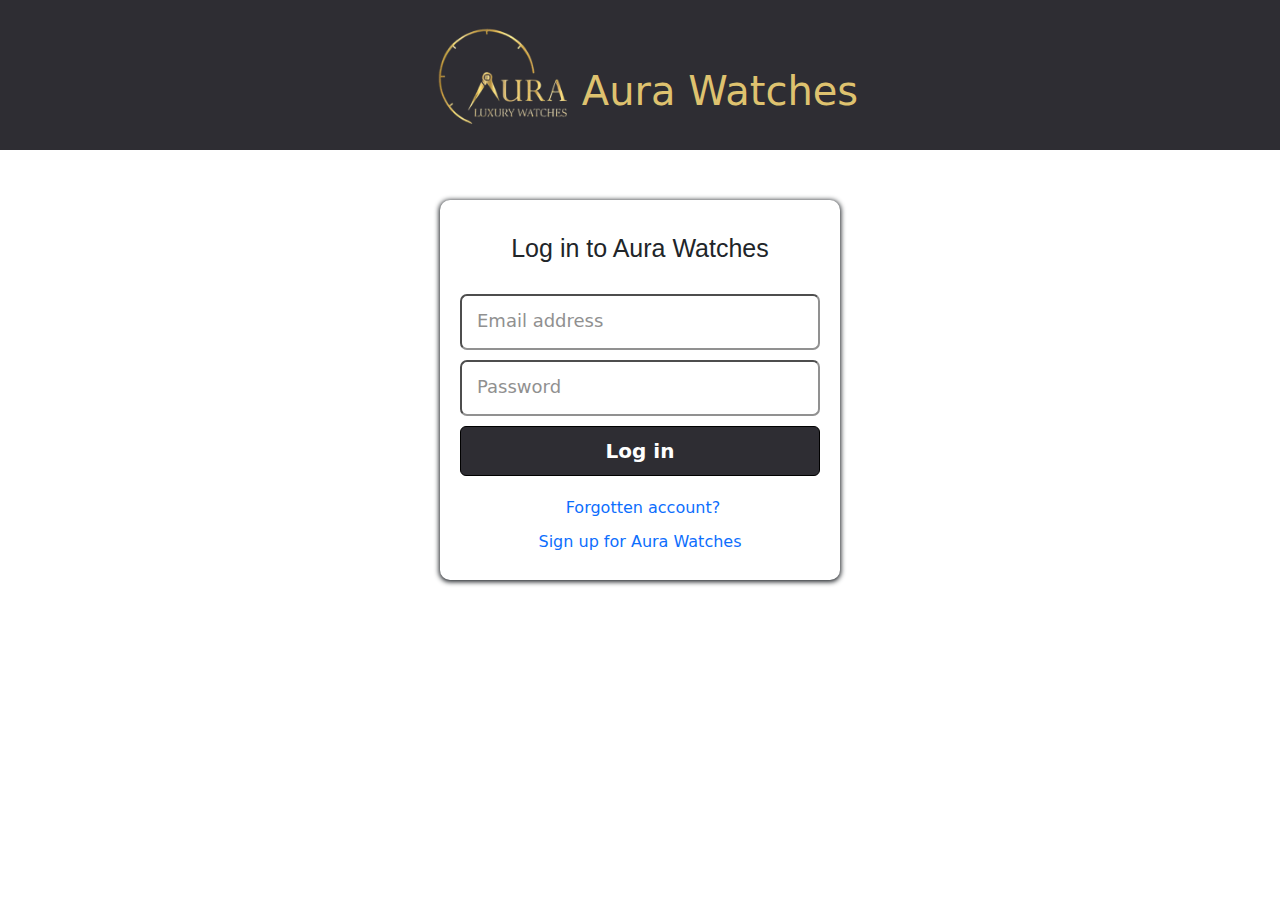
<file: login.html>
<!doctype html>
<html lang="en">

<head>
    <meta charset="utf-8">
    <meta name="viewport" content="width=device-width, initial-scale=1">
    <title>Log in to Aura Watches</title>
    <link href="https://cdn.jsdelivr.net/npm/bootstrap@5.3.3/dist/css/bootstrap.min.css" rel="stylesheet"
        integrity="sha384-QWTKZyjpPEjISv5WaRU9OFeRpok6YctnYmDr5pNlyT2bRjXh0JMhjY6hW+ALEwIH" crossorigin="anonymous">
    <link rel="icon" href="images/logo.png">
    <link rel="stylesheet" href="CSS/login.css">
</head>

<body>

    <nav>
        <div class="logo-and-name">
            <div class="logo">
                <img src="images/without background logo.png" alt="Logo" class="logo">
            </div>
            <h1 class="name">Aura Watches</h1>
        </div>
    </nav>

    <div class="center">
        <div class="box">
             <p class="heading">Log in to Aura Watches</p>
             <input type="email" name="email" id="email" placeholder="Email address" class="email"><input type="password" name="password" id="password" placeholder="Password" class="password">
             <button class="btn">Log in</button>
             <a href="#" class="forget">
                Forgotten account?
             </a>
             <a href="signup.html" class="signup">
                Sign up for Aura Watches
             </a>
        </div>
    </div>




    <script src="https://cdn.jsdelivr.net/npm/bootstrap@5.3.3/dist/js/bootstrap.bundle.min.js"
        integrity="sha384-YvpcrYf0tY3lHB60NNkmXc5s9fDVZLESaAA55NDzOxhy9GkcIdslK1eN7N6jIeHz"
        crossorigin="anonymous"></script>
</body>

</html>
</file>
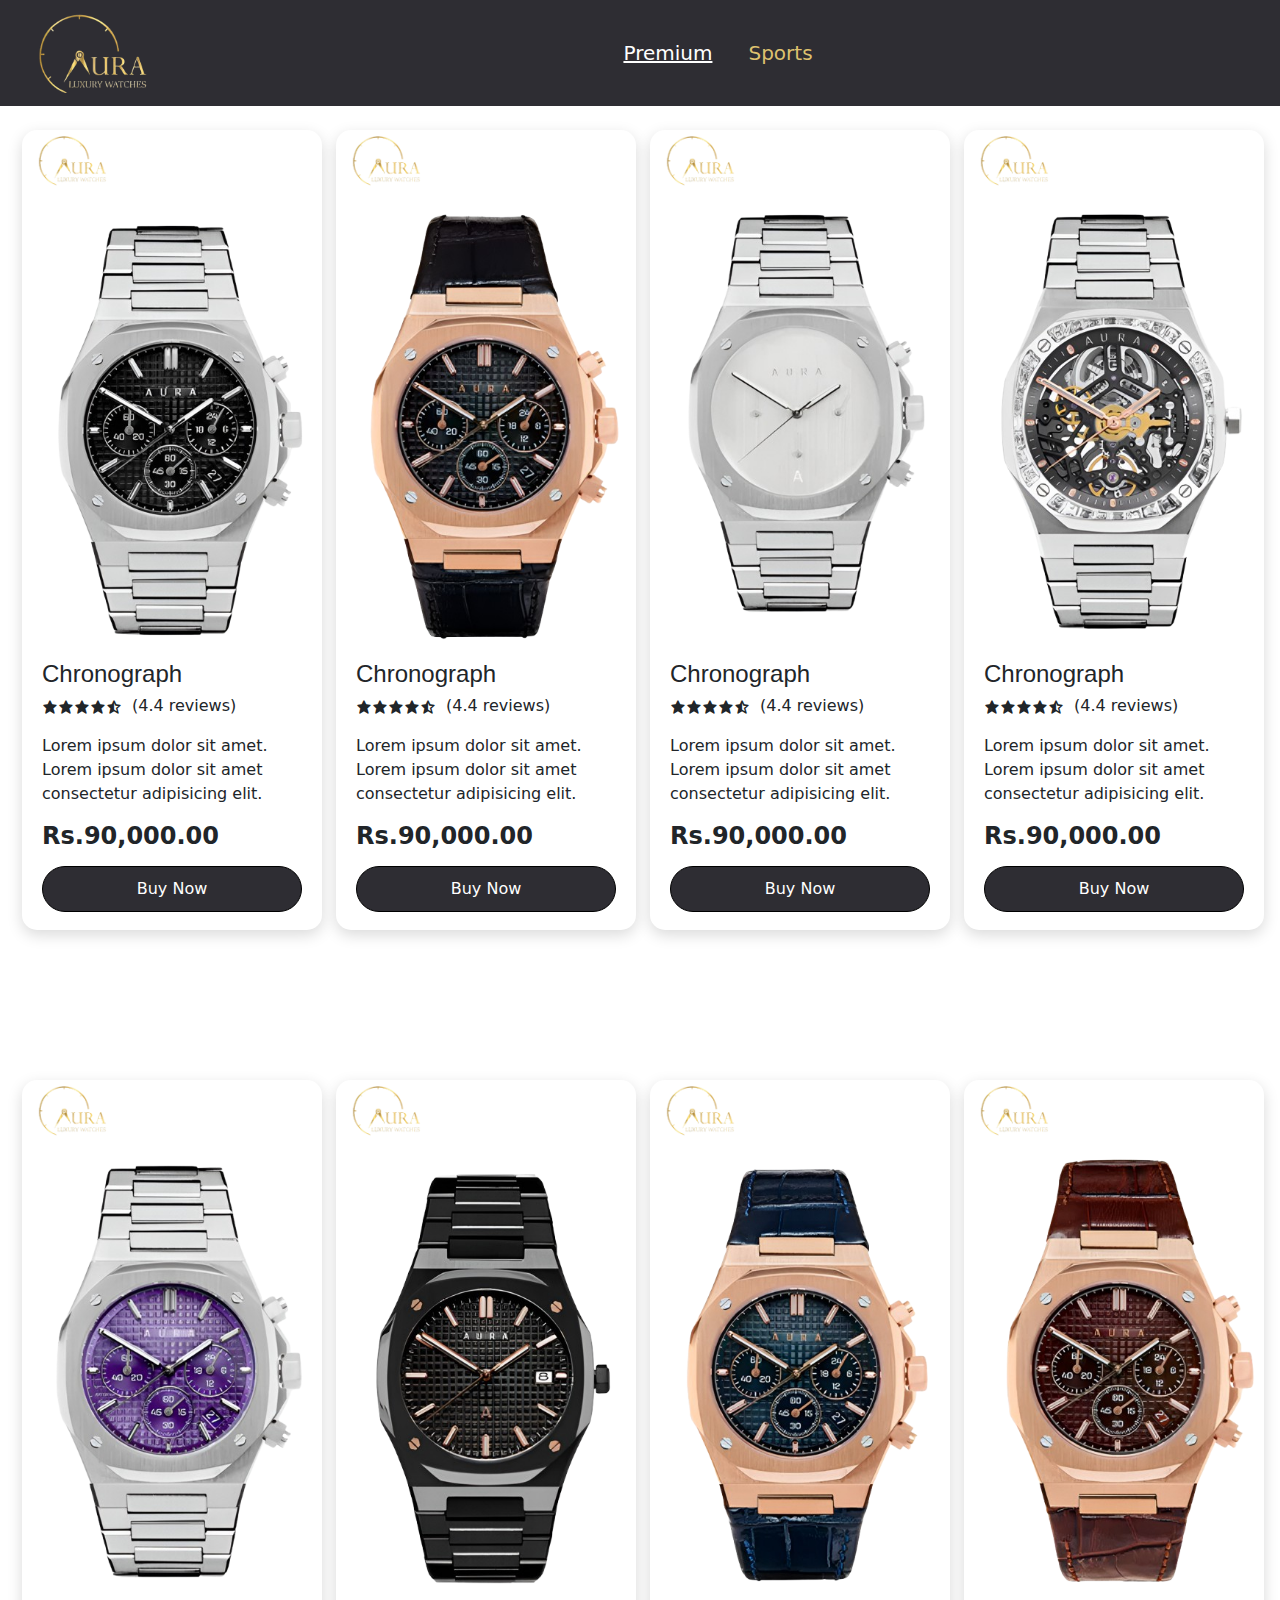
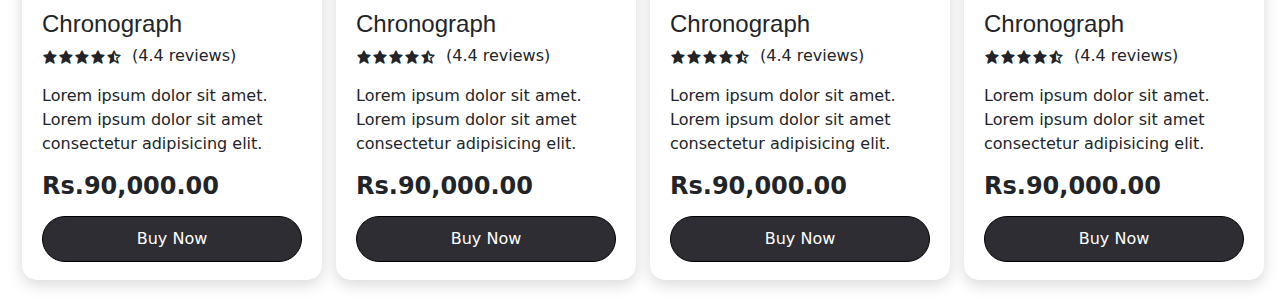
<file: productpage.html>
<!doctype html>
<html lang="en">

<head>
    <meta charset="utf-8">
    <meta name="viewport" content="width=device-width, initial-scale=1">
    <title>Product Page</title>
    <link href='https://unpkg.com/boxicons@2.1.4/css/boxicons.min.css' rel='stylesheet'>
    <link rel="icon" href="images/logo.png">
    <link href="https://cdn.jsdelivr.net/npm/bootstrap@5.3.3/dist/css/bootstrap.min.css" rel="stylesheet"
        integrity="sha384-QWTKZyjpPEjISv5WaRU9OFeRpok6YctnYmDr5pNlyT2bRjXh0JMhjY6hW+ALEwIH" crossorigin="anonymous">
    <link rel="stylesheet" href="CSS/productpage.css">
</head>

<body>

    <nav class="navbar navbar-expand-md">
        <div class="container-fluid">
            <a class="navbar-brand" href="#"><img src="images/without background logo.png" alt="Logo" width="160px"
                    height="80px" class="logo"></a>
            <button class="navbar-toggler" type="button" data-bs-toggle="collapse" data-bs-target="#navbarNav"
                aria-controls="navbarNav" aria-expanded="false" aria-label="Toggle navigation">
                <span class="navbar-toggler-icon"></span>
            </button>
            <div class="collapse navbar-collapse" id="navbarNav">
                <ul class="navbar-nav mx-auto">
                    <li class="nav-item">
                        <a class="nav-link active custom-link" href="#">Premium</a>
                    </li>
                    <li class="nav-item">
                        <a class="nav-link custom-link" href="#">Sports</a>
                    </li>
                </ul>
            </div>
        </div>
    </nav>


    <div class="container-fluid">
        <div class="row">
            <div class="cards">
                <div class="col-12 col-lg-3 col-md-6">
                        <div class="box-1">
                            <img src="images/without background logo.png" alt="Logo" class="card-logo">
                            <img src="images/pixelcut-export__1_-removebg-preview.png" alt="Image"
                                class="custom-images">
                            <h2 class="watch-name">Chronograph</h2>
                            <div class="stars">
                                <i class='bx bxs-star'></i>
                                <i class='bx bxs-star'></i>
                                <i class='bx bxs-star'></i>
                                <i class='bx bxs-star'></i>
                                <i class='bx bxs-star-half'></i>
                                <div class="reviews">
                                    <p>(4.4 reviews)</p>
                                </div>
                            </div>
                            <div class="details">
                                <p>Lorem ipsum dolor sit amet. Lorem ipsum dolor sit amet consectetur adipisicing elit.
                                </p>
                            </div>
                            <div class="price">
                                <p class="cost">rs.90,000.00</p>
                            </div>
                            <a href="buypage2.html" class="c-btn">buy now</a>
                        </div>
                </div>
                <div class="col-12 col-lg-3 col-md-4">
                    <div class="box-2">
                        <img src="images/without background logo.png" alt="Logo" class="card-logo">
                        <img src="images/pixelcut-export__3_-removebg-preview.png" alt="Image" class="custom-images">
                        <h2 class="watch-name">Chronograph</h2>
                        <div class="stars">
                            <i class='bx bxs-star'></i>
                            <i class='bx bxs-star'></i>
                            <i class='bx bxs-star'></i>
                            <i class='bx bxs-star'></i>
                            <i class='bx bxs-star-half'></i>
                            <div class="reviews">
                                <p>(4.4 reviews)</p>
                            </div>
                        </div>
                        <div class="details">
                            <p>Lorem ipsum dolor sit amet. Lorem ipsum dolor sit amet consectetur adipisicing elit.
                            </p>
                        </div>
                        <div class="price">
                            <p class="cost">rs.90,000.00</p>
                        </div>
                        <a href="buypage1.html" class="c-btn">buy now</a>
                    </div>
                </div>
                <div class="col-12 col-lg-3 col-md-4">
                    <div class="box-3">
                        <img src="images/without background logo.png" alt="Logo" class="card-logo">
                        <img src="images/pixelcut-export__5_-removebg-preview.png" alt="Image" class="custom-images">
                        <h2 class="watch-name">Chronograph</h2>
                        <div class="stars">
                            <i class='bx bxs-star'></i>
                            <i class='bx bxs-star'></i>
                            <i class='bx bxs-star'></i>
                            <i class='bx bxs-star'></i>
                            <i class='bx bxs-star-half'></i>
                            <div class="reviews">
                                <p>(4.4 reviews)</p>
                            </div>
                        </div>
                        <div class="details">
                            <p>Lorem ipsum dolor sit amet. Lorem ipsum dolor sit amet consectetur adipisicing elit.
                            </p>
                        </div>
                        <div class="price">
                            <p class="cost">rs.90,000.00</p>
                        </div>
                        <a href="buypage5.html" class="c-btn">buy now</a>
                    </div>
                </div>
                <div class="col-12 col-lg-3 col-md-4">
                    <div class="box-4">
                        <img src="images/without background logo.png" alt="Logo" class="card-logo">
                        <img src="images/pixelcut-export__4_-removebg-preview.png" alt="Image" class="custom-images">
                        <h2 class="watch-name">Chronograph</h2>
                        <div class="stars">
                            <i class='bx bxs-star'></i>
                            <i class='bx bxs-star'></i>
                            <i class='bx bxs-star'></i>
                            <i class='bx bxs-star'></i>
                            <i class='bx bxs-star-half'></i>
                            <div class="reviews">
                                <p>(4.4 reviews)</p>
                            </div>
                        </div>
                        <div class="details">
                            <p>Lorem ipsum dolor sit amet. Lorem ipsum dolor sit amet consectetur adipisicing elit.
                            </p>
                        </div>
                        <div class="price">
                            <p class="cost">rs.90,000.00</p>
                        </div>
                        <a href="buypage4.html" class="c-btn">buy now</a>
                    </div>
                </div>
                <div class="col-12 col-lg-3 col-md-6">
                    <div class="box-5">
                        <img src="images/without background logo.png" alt="Logo" class="card-logo">
                        <img src="images/pixelcut-export__6_-removebg-preview.png" alt="Image" class="custom-images">
                        <h2 class="watch-name">Chronograph</h2>
                        <div class="stars">
                            <i class='bx bxs-star'></i>
                            <i class='bx bxs-star'></i>
                            <i class='bx bxs-star'></i>
                            <i class='bx bxs-star'></i>
                            <i class='bx bxs-star-half'></i>
                            <div class="reviews">
                                <p>(4.4 reviews)</p>
                            </div>
                        </div>
                        <div class="details">
                            <p>Lorem ipsum dolor sit amet. Lorem ipsum dolor sit amet consectetur adipisicing elit.
                            </p>
                        </div>
                        <div class="price">
                            <p class="cost">rs.90,000.00</p>
                        </div>
                        <a href="buypage8.html" class="c-btn">buy now</a>
                    </div>
                </div>
                <div class="col-12 col-lg-3 col-md-6">
                    <div class="box-6">
                        <img src="images/without background logo.png" alt="Logo" class="card-logo">
                        <img src="images/pixelcut-export__7_-removebg-preview.png" alt="Image" class="custom-images">
                        <h2 class="watch-name">Chronograph</h2>
                        <div class="stars">
                            <i class='bx bxs-star'></i>
                            <i class='bx bxs-star'></i>
                            <i class='bx bxs-star'></i>
                            <i class='bx bxs-star'></i>
                            <i class='bx bxs-star-half'></i>
                            <div class="reviews">
                                <p>(4.4 reviews)</p>
                            </div>
                        </div>
                        <div class="details">
                            <p>Lorem ipsum dolor sit amet. Lorem ipsum dolor sit amet consectetur adipisicing elit.
                            </p>
                        </div>
                        <div class="price">
                            <p class="cost">rs.90,000.00</p>
                        </div>
                        <a href="buypage6.html" class="c-btn">buy now</a>
                    </div>
                </div>
                <div class="col-12 col-lg-3 col-md-6">
                    <div class="box-7">
                        <img src="images/without background logo.png" alt="Logo" class="card-logo">
                        <img src="images/pixelcut-export__8_-removebg-preview.png" alt="Image" class="custom-images">
                        <h2 class="watch-name">Chronograph</h2>
                        <div class="stars">
                            <i class='bx bxs-star'></i>
                            <i class='bx bxs-star'></i>
                            <i class='bx bxs-star'></i>
                            <i class='bx bxs-star'></i>
                            <i class='bx bxs-star-half'></i>
                            <div class="reviews">
                                <p>(4.4 reviews)</p>
                            </div>
                        </div>
                        <div class="details">
                            <p>Lorem ipsum dolor sit amet. Lorem ipsum dolor sit amet consectetur adipisicing elit.
                            </p>
                        </div>
                        <div class="price">
                            <p class="cost">rs.90,000.00</p>
                        </div>
                        <a href="buypage3.html" class="c-btn">buy now</a>
                    </div>
                </div>
                <div class="col-12 col-lg-3 col-md-6">
                    <div class="box-8">
                        <img src="images/without background logo.png" alt="Logo" class="card-logo">
                        <img src="images/pixelcut-export__2_-removebg-preview.png" alt="Image" class="custom-images">
                        <h2 class="watch-name">Chronograph</h2>
                        <div class="stars">
                            <i class='bx bxs-star'></i>
                            <i class='bx bxs-star'></i>
                            <i class='bx bxs-star'></i>
                            <i class='bx bxs-star'></i>
                            <i class='bx bxs-star-half'></i>
                            <div class="reviews">
                                <p>(4.4 reviews)</p>
                            </div>
                        </div>
                        <div class="details">
                            <p>Lorem ipsum dolor sit amet. Lorem ipsum dolor sit amet consectetur adipisicing elit.
                            </p>
                        </div>
                        <div class="price">
                            <p class="cost">rs.90,000.00</p>
                        </div>
                        <a href="buypage7.html" class="c-btn">buy now</a>
                    </div>
                </div>
            </div>
        </div>
    </div>



    <script src="https://cdn.jsdelivr.net/npm/bootstrap@5.3.3/dist/js/bootstrap.bundle.min.js"
        integrity="sha384-YvpcrYf0tY3lHB60NNkmXc5s9fDVZLESaAA55NDzOxhy9GkcIdslK1eN7N6jIeHz"
        crossorigin="anonymous"></script>
</body>

</html>
</file>
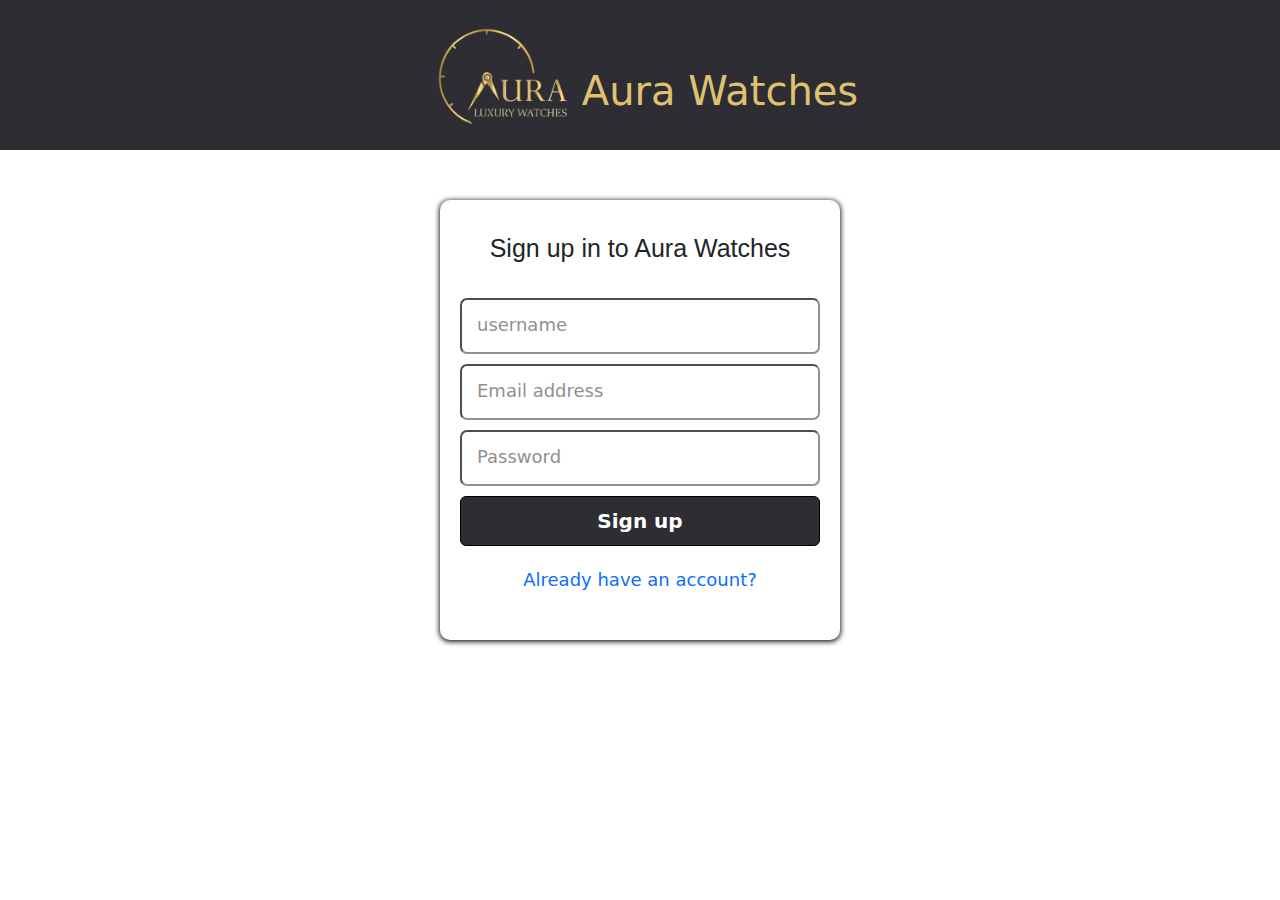
<file: signup.html>
<!doctype html>
<html lang="en">

<head>
    <meta charset="utf-8">
    <meta name="viewport" content="width=device-width, initial-scale=1">
    <title>Sign up into Aura Watches</title>
    <link href="https://cdn.jsdelivr.net/npm/bootstrap@5.3.3/dist/css/bootstrap.min.css" rel="stylesheet"
        integrity="sha384-QWTKZyjpPEjISv5WaRU9OFeRpok6YctnYmDr5pNlyT2bRjXh0JMhjY6hW+ALEwIH" crossorigin="anonymous">
    <link rel="icon" href="images/logo.png">
    <link rel="stylesheet" href="CSS/signup.css">
</head>

<body>

    <nav>
        <div class="logo-and-name">
            <div class="logo">
                <img src="images/without background logo.png" alt="Logo" class="logo">
            </div>
            <h1 class="name">Aura Watches</h1>
        </div>
    </nav>

    <div class="center">
        <div class="box">
            <div class="heading">
                Sign up in to Aura Watches
            </div>
            <input type="text" name="username" id="username" class="username" placeholder="username">
            <input type="email" name="email" id="email" class="email" placeholder="Email address">
            <input type="password" name="password" id="password" class="password" placeholder="Password">
            <button class="btn">Sign up</button>
            <a href="login.html" class="already">Already have an account?</a>
        </div>
    </div>




    <script src="https://cdn.jsdelivr.net/npm/bootstrap@5.3.3/dist/js/bootstrap.bundle.min.js"
        integrity="sha384-YvpcrYf0tY3lHB60NNkmXc5s9fDVZLESaAA55NDzOxhy9GkcIdslK1eN7N6jIeHz"
        crossorigin="anonymous"></script>
</body>

</html>
</file>
<file: CSS/buynow.css>
* {
    padding: 0;
    margin: 0;
}

body {
    height: 100vh;
}

:root {
    --darkcolor: #2e2d33;
    --lightcolor: #dec26f;
}

nav {
    background-color: var(--darkcolor);
}

.logo {
    object-fit: cover;
}

.navbar-toggler {
    border-color: var(--lightcolor);
    color: #dec26f !important;
}

.navbar-toggler-icon {
    color: #dec26f !important;
}

.navbar-toggler:focus {
    color: #dec26f;
    box-shadow: none;
}

.box {
    width: 100%;
    max-width: 460px;
    height: 490px;
    /* border: 1px solid black; */
    margin: 50px auto 0 auto;
    border-radius: 10px;
    padding: 16px;
}

.heading{
    font-family: sans-serif;
    font-size: 25px;
    font-weight: 600;
}

.visa-logo{
    margin-left: -6px;
    margin-top: -4px;
}

.master-logo{
    margin-top: -3px;
}

.input-cardnumber{
    width: 100%;
    height: 56px;
    padding-left: 20px;
}

.input-expiration{
    width: 212px;
    height: 56px;
    padding-left: 20px;
    margin-top: 10px;
}

@media screen and (max-width:425px) {
    .input-expiration{
        width: 100%;
        height: 56px;
        padding-left: 20px;
        margin-top: 10px;
    }
}

@media screen and (max-width:375px) {
    .input-expiration{
        width: 100%;
        height: 56px;
        padding-left: 20px;
        margin-top: 10px;
    }
}

@media screen and (max-width:320px) {
    .input-expiration{
        width: 100%;
        height: 56px;
        padding-left: 20px;
        margin-top: 10px;
    }
}

.input-cvv{
    width: 209px;
    height: 56px;
    padding-left: 20px;
    margin-top: 10px;
}

@media screen and (max-width:425px) {
    .input-cvv{
        width: 100%;
        height: 56px;
        padding-left: 20px;
        margin-top: 10px;
    }
}

@media screen and (max-width:375px) {
    .input-cvv{
        width: 100%;
        height: 56px;
        padding-left: 20px;
        margin-top: 10px;
    }
}

@media screen and (max-width:320px) {
    .input-cvv{
        width: 100%;
        height: 56px;
        padding-left: 20px;
        margin-top: 10px;
    }
}

.input-nameoncard{
    width: 100%;
    height: 56px;
    padding-left: 20px;
    margin-top: 10px;
}

input::placeholder{
    font-size: large;
    font-family: sans-serif;
    color:#4d4d4d;
}

.paragraph{
    margin-top: 20px;
    line-height: 20px;
    font-size: 14px;
}

.c-btn{
    background-color:#2e2d33;
    border: none;
    padding-left: 40px;
    padding-right: 40px;
    padding-top: 10px;
    padding-bottom: 10px;
    border-radius: 10px;
    text-align: center;
    font-size: 20px;
    font-family: sans-serif;
    font-weight: bold;
    color: white;
    margin-top: 10px;
    margin-left: 140px;
}

@media screen and (max-width:425px) {
    .c-btn{
        background-color:#2e2d33;
    border: none;
    padding-left: 40px;
    padding-right: 40px;
    padding-top: 10px;
    padding-bottom: 10px;
    border-radius: 10px;
    text-align: center;
    font-size: 20px;
    font-family: sans-serif;
    font-weight: bold;
    color: white;
    margin-left: 120px
    }
}

@media screen and (max-width:375px) {
    .c-btn{
        background-color:#2e2d33;
    border: none;
    padding-left: 40px;
    padding-right: 40px;
    padding-top: 10px;
    padding-bottom: 10px;
    border-radius: 10px;
    text-align: center;
    font-size: 20px;
    font-family: sans-serif;
    font-weight: bold;
    color: white;
    margin-left: 90px
    }
}

@media screen and (max-width:320px) {
    .c-btn{
        background-color:#2e2d33;
    border: none;
    padding-left: 40px;
    padding-right: 40px;
    padding-top: 10px;
    padding-bottom: 10px;
    border-radius: 10px;
    text-align: center;
    font-size: 20px;
    font-family: sans-serif;
    font-weight: bold;
    color: white;
    margin-left: 70px
    }
}
</file>
<file: CSS/buypage.css>
* {
    padding: 0;
    margin: 0;
}

:root {
    --darkcolor: #2e2d33;
    --lightcolor: #dec26f;
}

nav {
    height: 100px;
    width: 100%;
    background-color: #2e2d33;
    display: flex;
}


.logo img {
    width: 170px;
    height: 100px;
    object-fit: cover;
}

.search-icon i {
    color: white;
    font-size: 24px;
    margin-top: 40px;
    margin-right: 40px;
    cursor: pointer;
}

.modal-body {
    padding: 20px;
}

.modal-body input {
    height: 40px;
    display: flex;
    align-items: center;
    padding: 20px;
    outline: none;
    width: 100%;
}

.custom-close {
    background: white;
    border: 3px solid #dec26f;
    color: #dec26f;
    font-weight: bold;
}

.custom-close:hover {
    background-color: #dec26f;
    color: white;
}

.custom-close:focus {
    background: white;
    border: 3px solid #dec26f;
    color: #dec26f;
}

.custom-close:active {
    background: white;
    border: 3px solid #dec26f;
    color: #dec26f;
}

.custom-save {
    background-color: #dec26f;
    color: #dec26f;
    color: white;
    border: 3px solid #dec26f;
}

.custom-save:hover {
    background-color: white;
    border: 3px solid #dec26f;
    color: #dec26f;
}


.image img {
    width: 100%;
    max-width: 400px;
    padding: 40px 0 0 0;
}

.details {
    display: flex;
    padding: 80px 0 0 0;
    flex-wrap: wrap;
    width: 100%;
}

.details .exclusive {
    font-size: 16px;
    text-transform: uppercase;
}

.stars {
    padding-left: 100px;
    display: flex;
    flex-wrap: wrap;
}

@media screen and (max-width:320px) {
    .stars {
        padding-left: 200px;
        margin-top: -40px;
        display: flex;
        flex-wrap: wrap;
    }
}

.details h1 {
    font-size: 35px;
    padding-top: 10px;
    padding-right: 90px;
}

.cancel-price {
    text-transform: capitalize;
    padding-top: 25px;
    font-size: 17px;
    font-weight: 500;
    opacity: 0.5;
    text-decoration: line-through;
}

.discount-price {
    text-transform: capitalize;
    font-size: 22px;
    font-weight: 700;
    margin-top: -22px;
}

.color {
    text-transform: capitalize;
    font-size: 16px;
}

.watch-image {
    width: 100%;
    max-width: 90px;
    object-fit: cover;
    border: 1px solid #f4f4f4;
}

.watch-details {
    display: flex;
    flex-direction: column;
    justify-content: left;
    align-items: start;
}

.buy-now {
    margin-top: 60px;
    width: 100%;
    text-align: center;
    background-color: #2e2d33;
    color: white;
    border: none;
    border-radius: 5px;
    padding: 15px 130px;
    text-transform: uppercase;
    font-weight: 600;
}

@media screen and (max-width:320px) {
    
.buy-now {
    margin-top: 60px;
    width: 100%;
    display: flex;
    justify-content: end;
    align-items: center;
    background-color: #2e2d33;
    color: white;
    border: none;
    border-radius: 5px;
    padding: 15px 130px;
    text-transform: uppercase;
    font-weight: 600;
}
}
</file>
<file: CSS/login.css>
*{
    padding: 0;
    margin: 0;
}

:root {
    --darkcolor: #2e2d33;
    --lightcolor: #dec26f;
}


.logo-and-name{
     height: 150px;
     width: 100%;
     background-color: #2e2d33;
     display: flex;
     justify-content: center;
     align-items: center;
}

.logo{
    width: 160px;
    height: 190px;
    object-fit: cover;
    display: flex;
    color: #dec26f;
}

.name{
    color: #dec26f;
    margin-top: 40px;
}

.center{
    display:flex;
    justify-content: center;
}

.box{
    width: 400px;
    height: 380px;
    margin-top: 50px;
    padding: 20px;
     box-shadow: 0 1px 5px 1px;
     border-radius: 10px;
}

.heading{
    text-align: center;
    font-size: 25px;
    font-family: Arial, Helvetica, sans-serif;
    margin-top: 10px;
}

.email{
    width: 100%;
    margin-top: 10px;
    height: 56px;
    padding: 15px;
    border-radius: 7px;
    opacity: 0.8;
}

.password{
    width: 100%;
    margin-top: 10px;
    height: 56px;
    padding: 15px;
    border-radius: 7px;
    opacity: 0.8;
}

input:focus{
    outline: black;
}

input::placeholder{
    font-size: 18px;
    opacity: 1;
}

.btn{
    border: 1px solid black;
    width: 100%;
    height: 50px;
    margin-top: 10px;
    font-size: 20px;
    font-weight: 600;
    background-color: #2e2d33;
    color: white;
}

.btn:hover{
    border: 3px solid #2e2d33;
}

.forget{
    text-decoration: none;
    display: inline-block;
    margin-top: 20px;
    padding-right: 10px;
    margin-left: 16px;
    margin-bottom: 10px;
    display: flex;
    justify-content: center;


}

.signup{
    text-decoration: none;
    display: inline-block;
    display: flex;
    justify-content: center;align-items: center;
}
</file>
<file: CSS/productpage.css>
* {
    padding: 0;
    margin: 0;
}

:root {
    --darkcolor: #2e2d33;
    --lightcolor: #dec26f;
}

.navbar {
    background-color: #2e2d33;
    position: fixed;
    width: 100%;
}

.logo {
    object-fit: cover;
}

.navbar-toggler {
    border-color: var(--lightcolor);
    color: #dec26f !important;
}

.navbar-toggler:focus {
    color: #dec26f;
    box-shadow: none;
}


.nav-link.active {
    color: white !important;
    text-decoration: underline;
}

.custom-link {
    color: #dec26f;
    font-size: 20px;
}

.custom-link:hover {
    color: #dec26f;
}

.custom-link:focus {
    color: #dec26f;
}

@media screen and (min-width:768px) {
    .custom-link {
        margin-right: 20px;
    }
}

@media screen and (min-width:425px) {
    .custom-link {
        padding-left: 20px;
    }
}

@media screen and (min-width:375px) {
    .custom-link {
        padding-left: 20px;
    }
}

@media screen and (min-width:320px) {
    .custom-link {
        padding-left: 20px;
    }
}

.box-1 {
    margin-top: 130px;
    width: 300px;
    height: 800px;
    border-radius: 15px;
    box-shadow: 0 5px 15px rgba(0, 0, 0, 0.15);
    margin-bottom: 20px;
    margin-left: 10px;
}

.box-2 {
    margin-top: 130px;
    width: 300px;
    height: 800px;
    border-radius: 15px;
    box-shadow: 0 5px 15px rgba(0, 0, 0, 0.15);
    margin-bottom: 20px;
    margin-left: 10px;
}

.box-3 {
    margin-top: 130px;
    width: 300px;
    height: 800px;
    border-radius: 15px;
    box-shadow: 0 5px 15px rgba(0, 0, 0, 0.15);
    margin-bottom: 20px;
    margin-left: 10px;
}

.box-4 {
    margin-top: 130px;
    width: 300px;
    height: 800px;
    border-radius: 15px;
    box-shadow: 0 5px 15px rgba(0, 0, 0, 0.15);
    margin-bottom: 20px;
    margin-left: 10px;
}

.box-5 {
    margin-top: 130px;
    width: 300px;
    height: 800px;
    border-radius: 15px;
    box-shadow: 0 5px 15px rgba(0, 0, 0, 0.15);
    margin-bottom: 20px;
    margin-left: 10px;
}

.box-6 {
    margin-top: 130px;
    width: 300px;
    height: 800px;
    border-radius: 15px;
    box-shadow: 0 5px 15px rgba(0, 0, 0, 0.15);
    margin-bottom: 20px;
    margin-left: 10px;
}

.box-7 {
    margin-top: 130px;
    width: 300px;
    height: 800px;
    border-radius: 15px;
    box-shadow: 0 5px 15px rgba(0, 0, 0, 0.15);
    margin-bottom: 20px;
    margin-left: 10px;
}

.box-8 {
    margin-top: 130px;
    width: 300px;
    height: 800px;
    border-radius: 15px;
    box-shadow: 0 5px 15px rgba(0, 0, 0, 0.15);
    margin-bottom: 20px;
    margin-left: 10px;
}

.card-logo {
    width: 100px;
    height: 60px;
    object-fit: cover;
}

.custom-images {
    width: 100%;
}

.watch-name {
    margin-top: 20px;
    font-size: 24px;
    margin-left: 20px;
    font-family: sans-serif;
}

.stars {
    padding-left: 20px;
    margin-top: 10px;
    display: flex;
}

.reviews {
    margin-left: 10px;
    margin-top: -5px;
}

.details {
    margin-left: 20px;
}

.cost {
    margin-left: 20px;
    text-transform: capitalize;
    font-size: 24px;
    font-weight: 600;
    margin-top: -4px;
}

.c-btn {
    text-decoration: none;
    border: 1px solid black;
    display: inline-block;
    display: flex;
    justify-content: center;
    align-items: center;
    margin: 30px 20px 0 20px;
    padding: 10px 0 10px 0;
    border-radius: 50px;
    color: white;
    background-color: #2e2d33;
    text-transform: capitalize;
    margin-top: -4px;
}

.cards {
    display: flex;
    flex-wrap: wrap;
}

@media (min-width:1024px) and (max-width:1025px) {
    .box-2 {
        margin-left: 100px;
    }
}

@media (min-width:1024px) and (max-width:1025px) {
    .box-3 {
        margin-left: 200px;
    }
}


@media (min-width:1024px) and (max-width:1025px) {
    .box-4 {
        margin-top: 1000px;
        margin-left: -740px;
    }
}

@media (min-width:1024px) and (max-width:1025px) {
    .box-5 {
        margin-left: 350px;
        margin-top: -820px;
    }
}

@media (min-width:1024px) and (max-width:1025px) {
    .box-6 {
        margin-left: 450px;
        margin-top: -820px;
    }
}

@media (min-width:1024px) and (max-width:1025px) {
    .box-7 {
        margin-top: 50px;
        margin-left: -490px;
    }
}

@media (min-width:1024px) and (max-width:1025px) {
    .box-8 {
        margin-left: -400px;
        margin-top: 50px;
    }
}

@media (min-width:768px) and (max-width:769px) {
    .box-2 {
        margin-left: 70px;
    }
}

@media (min-width:768px) and (max-width:769px) {
    .box-4 {
        margin-left: 195px;
    }
}

@media (min-width:768px) and (max-width:769px) {
    .box-6 {
        margin-left: 70px;
    }
}

@media (min-width:768px) and (max-width:769px) {
    .box-8 {
        margin-left: 70px;
    }
}

@media (min-width:320px) and (max-width:321px) {

    .box-1{margin-left: -3px;}

    .box-2{margin-left: -3px;}

    .box-3{margin-left: -3px;}

    .box-4{margin-left: -3px;}

    .box-5{margin-left: -3px;}

    .box-6{margin-left: -3px;}

    .box-7{margin-left: -3px;}

    .box-8{ margin-left: -3px;}

}

@media (min-width:375px) and (max-width:376px) {

    .box-1{margin-left: 25px;}

    .box-2{margin-left: 25px;}

    .box-3{ margin-left: 25px;}

    .box-4{margin-left: 25px;}
    
    .box-5{margin-left: 25px;}

    .box-6{margin-left: 25px;}

    .box-7{margin-left: 25px;}

    .box-8{margin-left: 25px;}
}

@media (min-width:425px) and (max-width:426px) {
    
    .box-1{margin-left: 50px;}

    .box-2{margin-left: 50px;}

    .box-3{margin-left: 50px;}

    .box-4{margin-left: 50px;}

    .box-5{margin-left: 50px;}

    .box-6{margin-left: 50px;}

    .box-7{margin-left: 50px;}

    .box-8{margin-left: 50px;}

}
</file>
<file: CSS/signup.css>
* {
    padding: 0;
    margin: 0;
}

:root {
    --darkcolor: #2e2d33;
    --lightcolor: #dec26f;
}


.logo-and-name {
    height: 150px;
    width: 100%;
    background-color: #2e2d33;
    display: flex;
    justify-content: center;
    align-items: center;
}

.logo {
    width: 160px;
    height: 190px;
    object-fit: cover;
    display: flex;
    color: #dec26f;
}

.name {
    color: #dec26f;
    margin-top: 40px;
}

.center {
    display: flex;
    justify-content: center;
}

.box {
    height: 440px;
    width: 400px;
    margin-top: 50px;
    padding: 20px;
    box-shadow: 0 1px 5px 1px;
    border-radius: 10px;
    margin-bottom: 20px;
}

.heading{
    text-align: center;
    font-size: 25px;
    font-family: Arial, Helvetica, sans-serif;
    margin-top: 10px;
}

.username{
    width: 100%;
    margin-top: 30px;
    height: 56px;
    padding: 15px;
    border-radius: 7px;
    opacity: 0.8;
}

input::placeholder{
    font-size: 18px;
    opacity: 1;
}

input:focus{
    outline: black;
}

.input:focus{
    outline: black;
}

.input:focus{
    outline: black;
}

.input:focus{
    outline: black;
}

.email{
    width: 100%;
    margin-top: 10px;
    height: 56px;
    padding: 15px;
    border-radius: 7px;
    opacity: 0.8;
}

.password{
    width: 100%;
    margin-top: 10px;
    height: 56px;
    padding: 15px;
    border-radius: 7px;
    opacity: 0.8;
}

.btn{
    border: 1px solid black;
    width: 100%;
    height: 50px;
    margin-top: 10px;
    font-size: 20px;
    font-weight: 600;
    background-color: #2e2d33;
    color: white;
}

.btn:hover{
    border: 3px solid #2e2d33;
}

.already{
    text-decoration: none;
    display: inline-block;
    margin-top: 20px;
    display: flex;
    justify-content: center;
    font-size: 18px;
    align-items: center;
}
</file>
